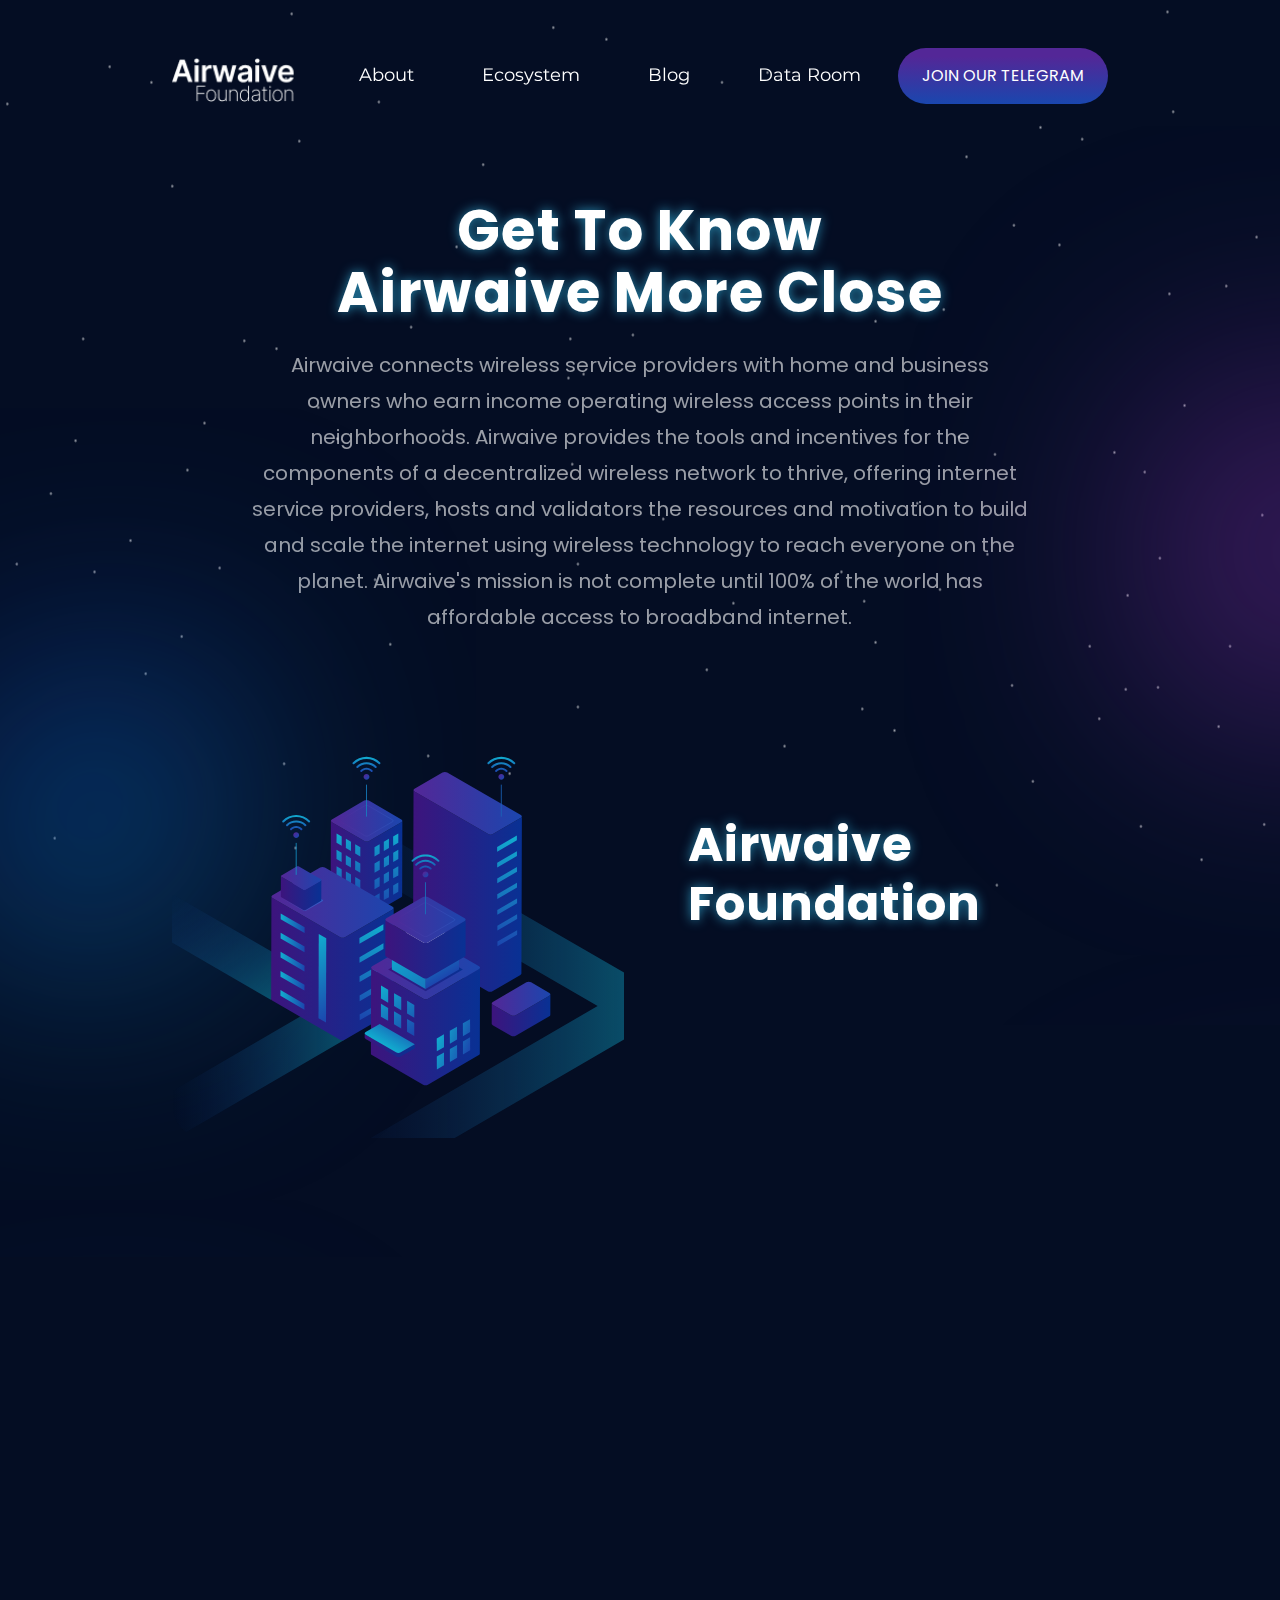
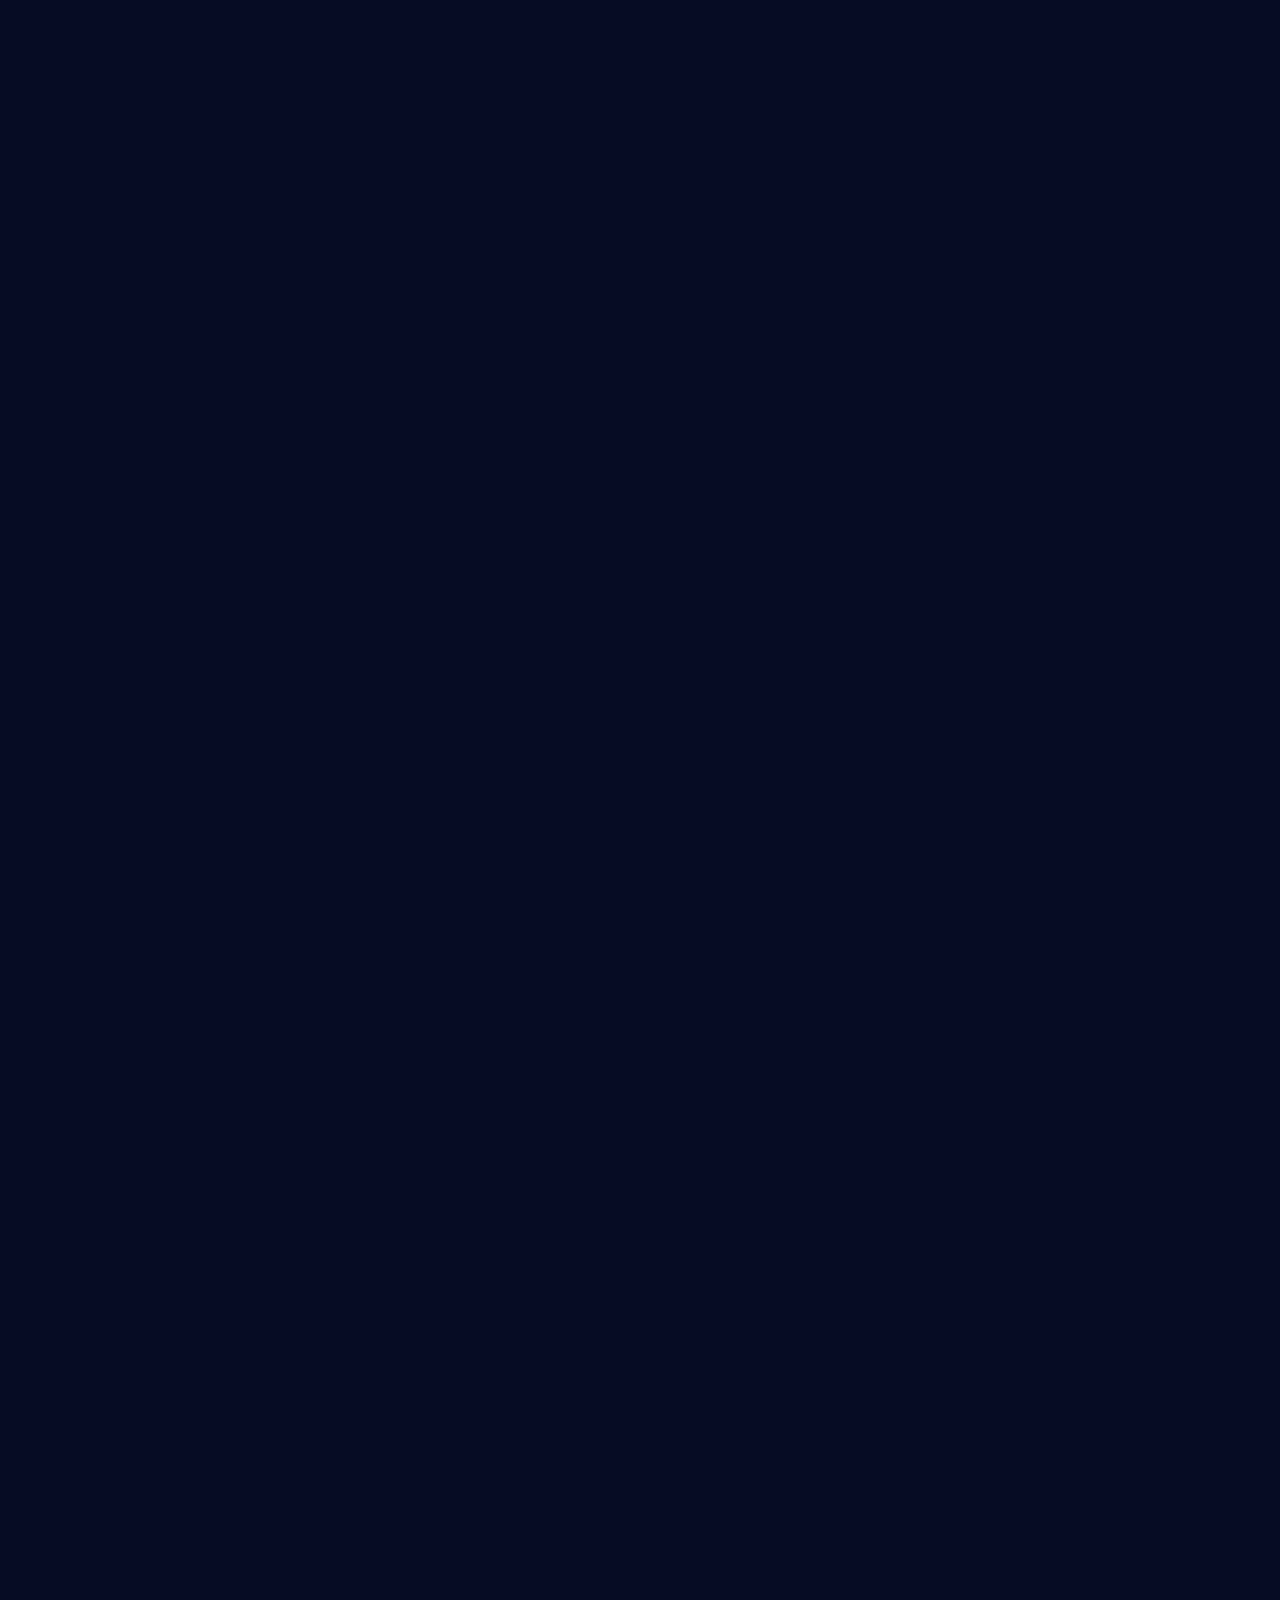
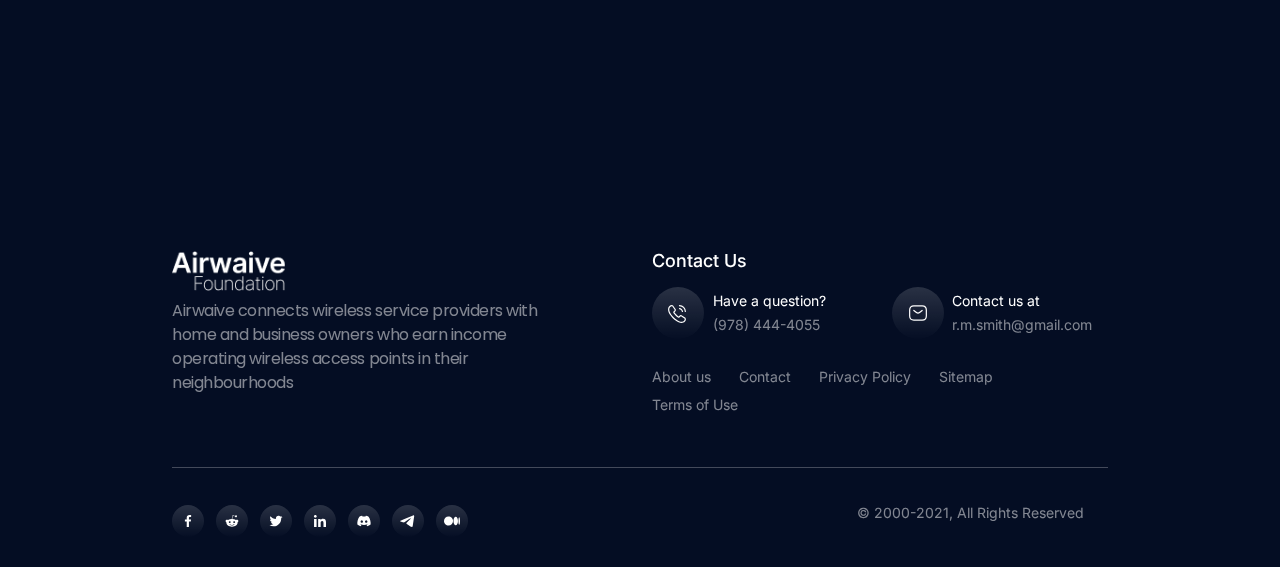
<file: about.html>
<html lang="en">
<head>
    <meta charset="UTF-8">
    <meta name="viewport" content="width=device-width, initial-scale=1.0, maximum-scale=1.0, user-scalable=0"/>
    <title>About | Airwaive</title>
    <link rel="icon" href="assets/img/fav.png" type="image/png" sizes="16x16"/>
    <link rel="preconnect" href="https://fonts.googleapis.com">
    <link rel="preconnect" href="https://fonts.gstatic.com" crossorigin>
    <link href="https://fonts.googleapis.com/css2?family=Inter:wght@400;600;800&family=Montserrat:wght@400;600;700&family=Poppins:wght@400;600&display=swap" rel="stylesheet">
    <link href="css/bootstrap.min.css" rel="stylesheet">
    <link rel="stylesheet" href="css/web.css"/>
    <link rel="stylesheet" href="css/utility.css"/>
    <link rel="stylesheet" href="css/aos.css"/>
    <link rel="stylesheet" href="css/owl.carousel.min.css"/>
    <link rel="stylesheet" href="css/owl.theme.default.min.css"/>
</head>
<body>
    <div class="position-relative overflow-hidden">
        <section id="home" class="pt-4 px-3 pt-lg-5 position-relative">
            <div class="container z-index-2 d-lg-none pt-lg-4">
               <div class="row text-white d-flex justify-content-center align-items-center">
                   <div class="col-6 col-sm-4">
                       <a href="index.html" class="fs-30 d-inline-block" data-aos="fade-up">
                           <img src="assets/img/logo.png" alt="" class="w-100">
                       </a>
                   </div>
                   <div class="col-6 col-sm-8 text-end">
                       <div class="nav-toggle cursor-pointer" data-aos="fade-up"></div>
                   </div>
               </div>
            </div>
            <div class="nav">
                <div class="w-100" data-aos="fade-up">
                    <div class="container">
                        <div class="row">
                            <div class="col-12 py-5 px-4 pe-5 text-end d-lg-none">
                                <div class="nav-close cursor-pointer"></div>
                            </div>
                            <div class="col-12 text-center text-lg-start">
                                <div class="d-lg-flex justify-content-between align-items-center">
                                    <a href="index.html" class="d-inline-block px-5 px-lg-0 pt-lg-2" data-aos="fade-up">
                                        <img src="assets/img/logo.png" class="w-100 w-lg-logo">
                                    </a>
                                    <ul class="pt-4 pt-lg-0 px-0 mb-0 menu-lg" data-aos="fade-up">
                                        <li class="py-3"><a href="about.html" class="d-inline-block fs-16 fs-lg-18 lh-110percent ff-inter px-lg-3 ff-montserrat">About</a></li>
                                        <li class="py-3"><a href="ecosystem.html" class="d-inline-block fs-16 fs-lg-18 lh-110percent ff-inter px-lg-3 ff-montserrat">Ecosystem</a></li>
                                        <li class="py-3"><a href="blog.html" class="d-inline-block fs-16 fs-lg-18 lh-110percent ff-inter px-lg-3 ff-montserrat">Blog</a></li>
                                        <li class="py-3"><a href="room.html" class="d-inline-block fs-16 fs-lg-18 lh-110percent ff-inter px-lg-3 ff-montserrat">Data Room</a></li>
                                    </ul>
                                    <a href="" class="btn-1 btn-lg-2 my-sm-4 my-lg-0 d-inline-block bg-gradient rounded-pill" data-aos="fade-up">
                                        JOIN OUR TELEGRAM
                                    </a>
                                </div>
                                </a>
                            </div>
                        </div>
                    </div>
                </div>
            </div>
            <div class="container">
                <div class="row mt-5 mt-lg-0">
                    <div class="col-lg-10 offset-lg-1">
                        <div class="fs-32 fs-sm-48 fs-lg-56 lh-110percent text-center fw-bold ls-2 text-shadow mt-4 mt-lg-5 pt-lg-5" data-aos="fade-up">Get To Know <br/> Airwaive More Close</div>
                        <div class="text-center fs-sm-16 lh-28 fs-lg-20 lh-lg-36 opacity-6 mt-4">
                            <div data-aos="fade-up">
                                Airwaive connects wireless service providers with home and business owners who earn income operating wireless access points in their neighborhoods. Airwaive provides the tools and incentives for the components of a decentralized wireless network to thrive, offering internet service providers, hosts and validators the resources and motivation to build and scale the internet using wireless technology to reach everyone on the planet. Airwaive's mission is not complete until 100% of the world has affordable access to broadband internet.
                            </div>
                        </div>
                    </div>
                </div>
            </div>
        </section>
        <section id="foundation" class="pt-4 px-3 spacer position-relative">
            <div class="container position-relative z-index-2">
                <div class="row">
                    <div class="col-12 col-lg-6 pe-lg-3" data-aos="fade-up">
                        <div class="fs-28 fs-sm-32 fw-bold ls-2 text-shadow mt-lg-5 pb-3 text-center d-lg-none" data-aos="fade-up">Airwaive<br/>Foundation</div>
                        <img src="assets/img/airwaive-foundation.svg" alt="" class="w-100">
                    </div>
                    <div class="col-lg-6 ps-lg-5">
                        <div class="fs-lg-48 fw-bold ls-2 text-shadow mt-lg-5 pt-lg-5 d-none d-lg-block" data-aos="fade-up">Airwaive<br/>Foundation</div>
                        <div class="fs-sm-16 lh-28 fs-lg-20 lh-lg-36 opacity-8 mt-lg-4 text-center text-lg-start">
                            <div data-aos="fade-up">The mission of the Airwaive Foundation is to decentralize the last mile Internet to provide connectivity and affordable options for broadband access</div>
                        </div>
                        <div class="mt-5 mt-lg-5 pt-lg-5 text-center text-lg-start" data-aos="fade-up">
                            <a href="#" class="d-lg-none btn-1 btn-lg-3 bg-gradient fs-lg-20 lh-110percent fw-semibold rounded-pill">LEARN MORE</a>
                        </div>
                    </div>
                </div>
            </div>
        </section>
        <div class="mesh mesh-hero" data-aos="zoom-in"></div>
        <div class="mesh mesh-trusted" data-aos="zoom-in"></div>
    </div>
    <div class="position-relative overflow-hidden">
        <section id="team" class="pt-4 px-3 spacer position-relative z-index-2">
            <div class="container">
                <div class="row mt-5 mt-lg-0">
                    <div class="col-lg-8 offset-lg-2 px-lg-2">
                        <div class="fs-32 fs-sm-48 fs-lg-56 lh-110percent text-center fw-bold ls-2 text-shadow" data-aos="fade-up">Meet With Our Team</div>
                        <div class="text-center fs-sm-16 lh-28 fs-lg-20 lh-lg-36 opacity-6 mt-lg-4">
                            <div data-aos="fade-up">
                                Meet our team who contribute together to make the best service for you and bring Airwaive to continue to grow for the better
                            </div>
                        </div>
                    </div>
                </div>
            </div>
            <div class="container-fluid container-in-lg px-0 position-relative z-index-2">
                <div class="row mt-5 d-none d-lg-flex team-person">
                    <div class="col-lg-4">
                        <div class="bg-box px-4 py-5 py-lg-4 py-xxl-5 rounded-24 rounded-lg-40 mb-5 text-center text-lg-start" data-aos="fade-up">
                            <img src="assets/img/team/team-1.png" alt="" class="w-64 h-64 w-lg-100px h-lg-100px rounded-circle d-inline-block">
                            <div class="fs-24 fs-lg-32 fw-semibold ff-inter mt-3">Jeff Yee</div>
                            <div class="fs-18 lh-28 lh-lg-36 fs-lg-24 opacity-8">Co-Founder & CEO<br/></div>
                            <div class="mt-4"> 
                                <a href="" class="d-inline-block me-2">
                                    <div class="d-inline-block bg-contact rounded-circle p-2">
                                        <div class="w-32">
                                            <img src="assets/img/icons/twitter-icon.svg" alt="" class="w-100">
                                        </div>
                                    </div>
                                </a>
                                <a href="" class="d-inline-block me-2">
                                    <div class="d-inline-block bg-contact rounded-circle p-2">
                                        <div class="w-32">
                                            <img src="assets/img/icons/linkedin-icon.svg" alt="" class="w-100">
                                        </div>
                                    </div>
                                </a>
                            </div>
                        </div>
                    </div>
                    <div class="col-lg-4">
                        <div class="bg-box px-4 py-5 py-lg-4 py-xxl-5 rounded-24 rounded-lg-40 mb-5 text-center text-lg-start" data-aos="fade-up">
                            <img src="assets/img/team/team-2.png" alt="" class="w-64 h-64 w-lg-100px h-lg-100px rounded-circle d-inline-block">
                            <div class="fs-24 fs-lg-32 fw-semibold ff-inter mt-3">Bin Zhu</div>
                            <div class="fs-18 lh-28 lh-lg-36 fs-lg-24 opacity-8">Co-Founder<br/></div>
                            <div class="mt-4"> 
                                <a href="" class="d-inline-block me-2">
                                    <div class="d-inline-block bg-contact rounded-circle p-2">
                                        <div class="w-32">
                                            <img src="assets/img/icons/twitter-icon.svg" alt="" class="w-100">
                                        </div>
                                    </div>
                                </a>
                                <a href="" class="d-inline-block me-2">
                                    <div class="d-inline-block bg-contact rounded-circle p-2">
                                        <div class="w-32">
                                            <img src="assets/img/icons/linkedin-icon.svg" alt="" class="w-100">
                                        </div>
                                    </div>
                                </a>
                            </div>
                        </div>
                    </div>
                    <div class="col-lg-4">
                        <div class="bg-box px-4 py-5 py-lg-4 py-xxl-5 rounded-24 rounded-lg-40 mb-5 text-center text-lg-start" data-aos="fade-up">
                            <img src="assets/img/team/team-2.png" alt="" class="w-64 h-64 w-lg-100px h-lg-100px rounded-circle d-inline-block">
                            <div class="fs-24 fs-lg-32 fw-semibold ff-inter mt-3">Laurent Meynier</div>
                            <div class="fs-18 lh-28 lh-lg-36 fs-lg-24 opacity-8">COO<br/></div>
                            <div class="mt-4"> 
                                <a href="" class="d-inline-block me-2">
                                    <div class="d-inline-block bg-contact rounded-circle p-2">
                                        <div class="w-32">
                                            <img src="assets/img/icons/twitter-icon.svg" alt="" class="w-100">
                                        </div>
                                    </div>
                                </a>
                                <a href="" class="d-inline-block me-2">
                                    <div class="d-inline-block bg-contact rounded-circle p-2">
                                        <div class="w-32">
                                            <img src="assets/img/icons/linkedin-icon.svg" alt="" class="w-100">
                                        </div>
                                    </div>
                                </a>
                            </div>
                        </div>
                    </div>
                    <div class="col-lg-4">
                        <div class="bg-box px-4 py-5 py-lg-4 py-xxl-5 rounded-24 rounded-lg-40 mb-5 text-center text-lg-start" data-aos="fade-up">
                            <img src="assets/img/team/team-4.png" alt="" class="w-64 h-64 w-lg-100px h-lg-100px rounded-circle d-inline-block">
                            <div class="fs-24 fs-lg-32 fw-semibold ff-inter mt-3">Beau Peters</div>
                            <div class="fs-18 lh-28 lh-lg-36 fs-lg-24 opacity-8">CSVP Strategy & <br/>Partnerships</div>
                            <div class="mt-4"> 
                                <a href="" class="d-inline-block me-2">
                                    <div class="d-inline-block bg-contact rounded-circle p-2">
                                        <div class="w-32">
                                            <img src="assets/img/icons/twitter-icon.svg" alt="" class="w-100">
                                        </div>
                                    </div>
                                </a>
                                <a href="" class="d-inline-block me-2">
                                    <div class="d-inline-block bg-contact rounded-circle p-2">
                                        <div class="w-32">
                                            <img src="assets/img/icons/linkedin-icon.svg" alt="" class="w-100">
                                        </div>
                                    </div>
                                </a>
                            </div>
                        </div>
                    </div>
                    <div class="col-lg-4">
                        <div class="bg-box px-4 py-5 py-lg-4 py-xxl-5 rounded-24 rounded-lg-40 mb-5 text-center text-lg-start" data-aos="fade-up">
                            <img src="assets/img/team/team-5.png" alt="" class="w-64 h-64 w-lg-100px h-lg-100px rounded-circle d-inline-block">
                            <div class="fs-24 fs-lg-32 fw-semibold ff-inter mt-3">Peter Shih</div>
                            <div class="fs-18 lh-28 lh-lg-36 fs-lg-24 opacity-8">VP Community & Biz Dev<br/><br/></div>
                            <div class="mt-4"> 
                                <a href="" class="d-inline-block me-2">
                                    <div class="d-inline-block bg-contact rounded-circle p-2">
                                        <div class="w-32">
                                            <img src="assets/img/icons/twitter-icon.svg" alt="" class="w-100">
                                        </div>
                                    </div>
                                </a>
                                <a href="" class="d-inline-block me-2">
                                    <div class="d-inline-block bg-contact rounded-circle p-2">
                                        <div class="w-32">
                                            <img src="assets/img/icons/linkedin-icon.svg" alt="" class="w-100">
                                        </div>
                                    </div>
                                </a>
                            </div>
                        </div>
                    </div>
                    <div class="col-lg-4">
                        <div class="bg-box px-4 py-5 py-lg-4 py-xxl-5 rounded-24 rounded-lg-40 mb-5 text-center text-lg-start" data-aos="fade-up">
                            <img src="assets/img/team/team-6.png" alt="" class="w-64 h-64 w-lg-100px h-lg-100px rounded-circle d-inline-block">
                            <div class="fs-24 fs-lg-32 fw-semibold ff-inter mt-3">Michael Mao</div>
                            <div class="fs-18 lh-28 lh-lg-36 fs-lg-24 opacity-8">Head of Product<br/><br/></div>
                            <div class="mt-4"> 
                                <a href="" class="d-inline-block me-2">
                                    <div class="d-inline-block bg-contact rounded-circle p-2">
                                        <div class="w-32">
                                            <img src="assets/img/icons/twitter-icon.svg" alt="" class="w-100">
                                        </div>
                                    </div>
                                </a>
                                <a href="" class="d-inline-block me-2">
                                    <div class="d-inline-block bg-contact rounded-circle p-2">
                                        <div class="w-32">
                                            <img src="assets/img/icons/linkedin-icon.svg" alt="" class="w-100">
                                        </div>
                                    </div>
                                </a>
                            </div>
                        </div>
                    </div>
                    <div class="col-lg-4">
                        <div class="bg-box px-4 py-5 py-lg-4 py-xxl-5 rounded-24 rounded-lg-40 mb-5 text-center text-lg-start" data-aos="fade-up">
                            <img src="assets/img/team/team-7.png" alt="" class="w-64 h-64 w-lg-100px h-lg-100px rounded-circle d-inline-block">
                            <div class="fs-24 fs-lg-32 fw-semibold ff-inter mt-3">Glenn Lurie</div>
                            <div class="fs-18 lh-28 lh-lg-36 fs-lg-24 opacity-8">Advisor Former<br/>CEO AT&T Mobility</div>
                            <div class="mt-4"> 
                                <a href="" class="d-inline-block me-2">
                                    <div class="d-inline-block bg-contact rounded-circle p-2">
                                        <div class="w-32">
                                            <img src="assets/img/icons/twitter-icon.svg" alt="" class="w-100">
                                        </div>
                                    </div>
                                </a>
                                <a href="" class="d-inline-block me-2">
                                    <div class="d-inline-block bg-contact rounded-circle p-2">
                                        <div class="w-32">
                                            <img src="assets/img/icons/linkedin-icon.svg" alt="" class="w-100">
                                        </div>
                                    </div>
                                </a>
                            </div>
                        </div>
                    </div>
                    <div class="col-lg-4">
                        <div class="bg-box px-4 py-5 py-lg-4 py-xxl-5 rounded-24 rounded-lg-40 mb-5 text-center text-lg-start" data-aos="fade-up">
                            <img src="assets/img/team/team-8.png" alt="" class="w-64 h-64 w-lg-100px h-lg-100px rounded-circle d-inline-block">
                            <div class="fs-24 fs-lg-32 fw-semibold ff-inter mt-3">Terrence Howard</div>
                            <div class="fs-18 lh-28 lh-lg-36 fs-lg-24 opacity-8">Actor Airwaive<br/>Ambassador</div>
                            <div class="mt-4"> 
                                <a href="" class="d-inline-block me-2">
                                    <div class="d-inline-block bg-contact rounded-circle p-2">
                                        <div class="w-32">
                                            <img src="assets/img/icons/twitter-icon.svg" alt="" class="w-100">
                                        </div>
                                    </div>
                                </a>
                                <a href="" class="d-inline-block me-2">
                                    <div class="d-inline-block bg-contact rounded-circle p-2">
                                        <div class="w-32">
                                            <img src="assets/img/icons/linkedin-icon.svg" alt="" class="w-100">
                                        </div>
                                    </div>
                                </a>
                            </div>
                        </div>
                    </div>
                </div>
                <div class="row mt-5 d-lg-none px-0 position-relative z-index-2">
                    <div class="col-12 px-0">
                        <div class="owl-carousel" id="team-carousel">
                            
                        </div>
                    </div>
                </div>
            </div>
        </section>
        <section id="contact" class="pt-4 px-3 spacer position-relative z-index-2">
            <form>
            <div class="container">
                <div class="row mt-5 mt-lg-0">
                    <div class="col-lg-6 pe-lg-4">
                        <div class="fs-28 fs-lg-48 fw-bold ls-2 text-shadow mt-lg-5 pt-lg-5 d-lg-block text-center text-lg-start" data-aos="fade-up">Contact Us</div>
                        <div class="fs-sm-16 fs-lg-20 opacity-6 mt-lg-4 text-center text-lg-start pb-lg-4">
                            <div data-aos="fade-up">The foundation is led by the team at Airwaive Inc, with headquarters in the San Francisco Bay Area</div>
                        </div>
                        <button class="btn-1 btn-lg-3 bg-gradient fs-14 fs-lg-16 lh-110percent fw-regular rounded-pill d-none d-lg-inline-block mt-lg-4 fw-semibold text-white" data-aos="fade-up">SEND</button>
                    </div>
                    <div class="col-lg-6 ps-lg-4 pt-4 pt-lg-0">
                        <div class="bg-contact-form rounded-32 rounded-lg-50 p-4 p-lg-5 position-relative z-index-2" data-aos="fade-up">
                            <input type="text" placeholder="Name" class="w-100 rounded-16 btn-2 form-lg-1 fs-lg-20 lh-110percent text-white ff-inter d-block d-lg-inline-block bg-input mb-3 mb-lg-4">
                            <input type="email" placeholder="Email Address" class="w-100 rounded-16 btn-2 form-lg-1 fs-lg-20 lh-110percent text-white ff-inter d-block d-lg-inline-block bg-input mb-3 mb-lg-4 mt-lg-2">
                            <textarea placeholder="Message" class="w-100 rounded-16 btn-2 form-lg-1 fs-lg-20 lh-110percent text-white ff-inter d-block d-lg-inline-block bg-input mb-3 mb-lg-4 mt-lg-2 h-200px h-lg-200"></textarea>
                        </div>
                        <div class="text-center d-lg-none mt-4">
                            <button class="btn-1 btn-lg-3 bg-gradient fs-14 fs-lg-16 lh-110percent fw-regular rounded-pill d-inline-block d-lg-none mt-lg-4 fw-semibold text-white" data-aos="fade-up">SEND</button>
                        </div>
                    </div>
                </div>
            </div>
            </form>
        </section>
        <section id="footer" class="pt-5 pt-lg-4 px-3 spacer mb-2 mb-lg-4 position-relative">
            <div class="container">
                <div class="row">
                    <div class="col-12 col-lg-5 col-xxl-4">
                        <div class="row">
                            <div class="col-5 pe-lg-3">
                                <img src="assets/img/logo.png" alt="" class="w-100">
                            </div>
                            <div class="col-lg-12 mt-2">
                                <div class="fs-14 fs-sm-16 opacity-5 ls-minus-3 lh-lg-24">Airwaive connects wireless service providers with home and business owners who earn income operating wireless access points in their neighbourhoods</div>
                            </div>
                        </div>
                    </div>
                    <div class="col-12 col-lg-6 col-xxl-5 offset-lg-1 offset-xxl-3 pt-5 pt-lg-0">
                        <div class="fs-18 ff-inter fw-medium">Contact Us</div>
                        <div class="row mt-3 ff-inter">
                            <div class="col-6 pe-0 pe-lg-2">
                                <div class="row d-flex align-items-center">
                                    <div class="col-3">
                                        <div class="bg-contact rounded-circle d-inline-block p-1 p-lg-3">
                                            <div class="w-lg-20">
                                                <img src="assets/img/icons/phone-icon.svg" alt="" class="w-100">
                                            </div>
                                        </div>
                                    </div>
                                    <div class="col-9 col-lg-8">
                                        <div class="fs-12 fs-lg-14 lh-lg-24">Have a question?</div>
                                        <div class="fs-12 fs-lg-14 lh-lg-24 opacity-5">(978) 444-4055</div>
                                    </div>
                                </div>
                            </div>
                            <div class="col-6">
                                <div class="row d-flex align-items-center">
                                    <div class="col-3">
                                        <div class="bg-contact rounded-circle d-inline-block p-1 p-lg-3">
                                            <div class="w-lg-20">
                                                <img src="assets/img/icons/email-icon.svg" alt="" class="w-100">
                                            </div>
                                        </div>
                                    </div>
                                    <div class="col-9">
                                        <div class="fs-12 fs-lg-14 lh-lg-24">Contact us at</div>
                                        <div class="fs-12 fs-lg-14 lh-lg-24 opacity-5 text-break">r.m.smith@gmail.com</div>
                                    </div>
                                </div>
                            </div>
                            <div class="col-12 pt-4">
                                <ul class="d-inline-block px-0">
                                    <li class="pe-4 opacity-5 fs-14 d-inline-block"><a href="">About us</a></li>
                                    <li class="pe-4 opacity-5 fs-14 d-inline-block"><a href="">Contact</a></li>
                                    <li class="pe-4 opacity-5 fs-14 d-inline-block"><a href="">Privacy Policy</a></li>
                                    <li class="pe-4 opacity-5 fs-14 d-inline-block"><a href="">Sitemap</a></li>
                                    <li class="pe-4 opacity-5 fs-14 d-inline-block"><a href="">Terms of Use</a></li>
                                </ul>
                            </div>
                        </div>
                    </div>
                </div>
                <div class="row">
                    <div class="col-12 mt-3">
                        <hr class="hr-footer"/>
                    </div>
                </div>
                <div class="row d-flex align-items-center">
                    <div class="col-12 col-lg-5 col-xxl-4 pt-3 text-center text-lg-start">
                        <a href="" class="d-inline-block me-2">
                            <div class="d-inline-block bg-contact rounded-circle p-2">
                                <div class="w-16">
                                    <img src="assets/img/icons/facebook-icon.svg" alt="" class="w-100">
                                </div>
                            </div>
                        </a>
                        <a href="" class="d-inline-block me-2">
                            <div class="d-inline-block bg-contact rounded-circle p-2">
                                <div class="w-16">
                                    <img src="assets/img/icons/reddit-icon.svg" alt="" class="w-100">
                                </div>
                            </div>
                        </a>
                        <a href="" class="d-inline-block me-2">
                            <div class="d-inline-block bg-contact rounded-circle p-2">
                                <div class="w-16">
                                    <img src="assets/img/icons/twitter-icon.svg" alt="" class="w-100">
                                </div>
                            </div>
                        </a>
                        <a href="" class="d-inline-block me-2">
                            <div class="d-inline-block bg-contact rounded-circle p-2">
                                <div class="w-16">
                                    <img src="assets/img/icons/linkedin-icon.svg" alt="" class="w-100">
                                </div>
                            </div>
                        </a>
                        <a href="" class="d-inline-block me-2">
                            <div class="d-inline-block bg-contact rounded-circle p-2">
                                <div class="w-16">
                                    <img src="assets/img/icons/discord-icon.svg" alt="" class="w-100">
                                </div>
                            </div>
                        </a>
                        <a href="" class="d-inline-block me-2">
                            <div class="d-inline-block bg-contact rounded-circle p-2">
                                <div class="w-16">
                                    <img src="assets/img/icons/telegram-icon.svg" alt="" class="w-100">
                                </div>
                            </div>
                        </a>
                        <a href="" class="d-inline-block me-2">
                            <div class="d-inline-block bg-contact rounded-circle p-2">
                                <div class="w-16">
                                    <img src="assets/img/icons/medium-icon.svg" alt="" class="w-100">
                                </div>
                            </div>
                        </a>
                    </div>
                    <div class="col-12 col-lg-6 col-xxl-5 offset-lg-1 offset-xxl-3 text-center text-lg-end my-3">
                    <div class="pe-4 opacity-5 fs-14 d-inline-block ff-inter">&copy; 2000-2021, All Rights Reserved</div>
                    </div>
                </div>
            </div>
        </section>
        <div class="mesh mesh-team" data-aos="zoom-in"></div>
        <div class="mesh mesh-team-2" data-aos="zoom-in"></div>
        <div class="mesh mesh-contact" data-aos="zoom-in"></div>
        <div class="mesh mesh-footer" data-aos="zoom-in"></div>
    </div>
    <div class="bg-star"></div>
    <div class="nav-overlay"></div>
    <script src="js/jquery-3.6.0.min.js"></script>
    <script src="js/popper.min.js"></script>
    <script src="js/bootstrap.min.js"></script>
    <script src="js/easing.js"></script>
    <script src="js/aos.js"></script>
    <script src="js/illustrations.js"></script>
    <script src="js/owl.carousel.min.js"></script>
    <script src="js/app.js"></script>
</body>
</html>
</file>
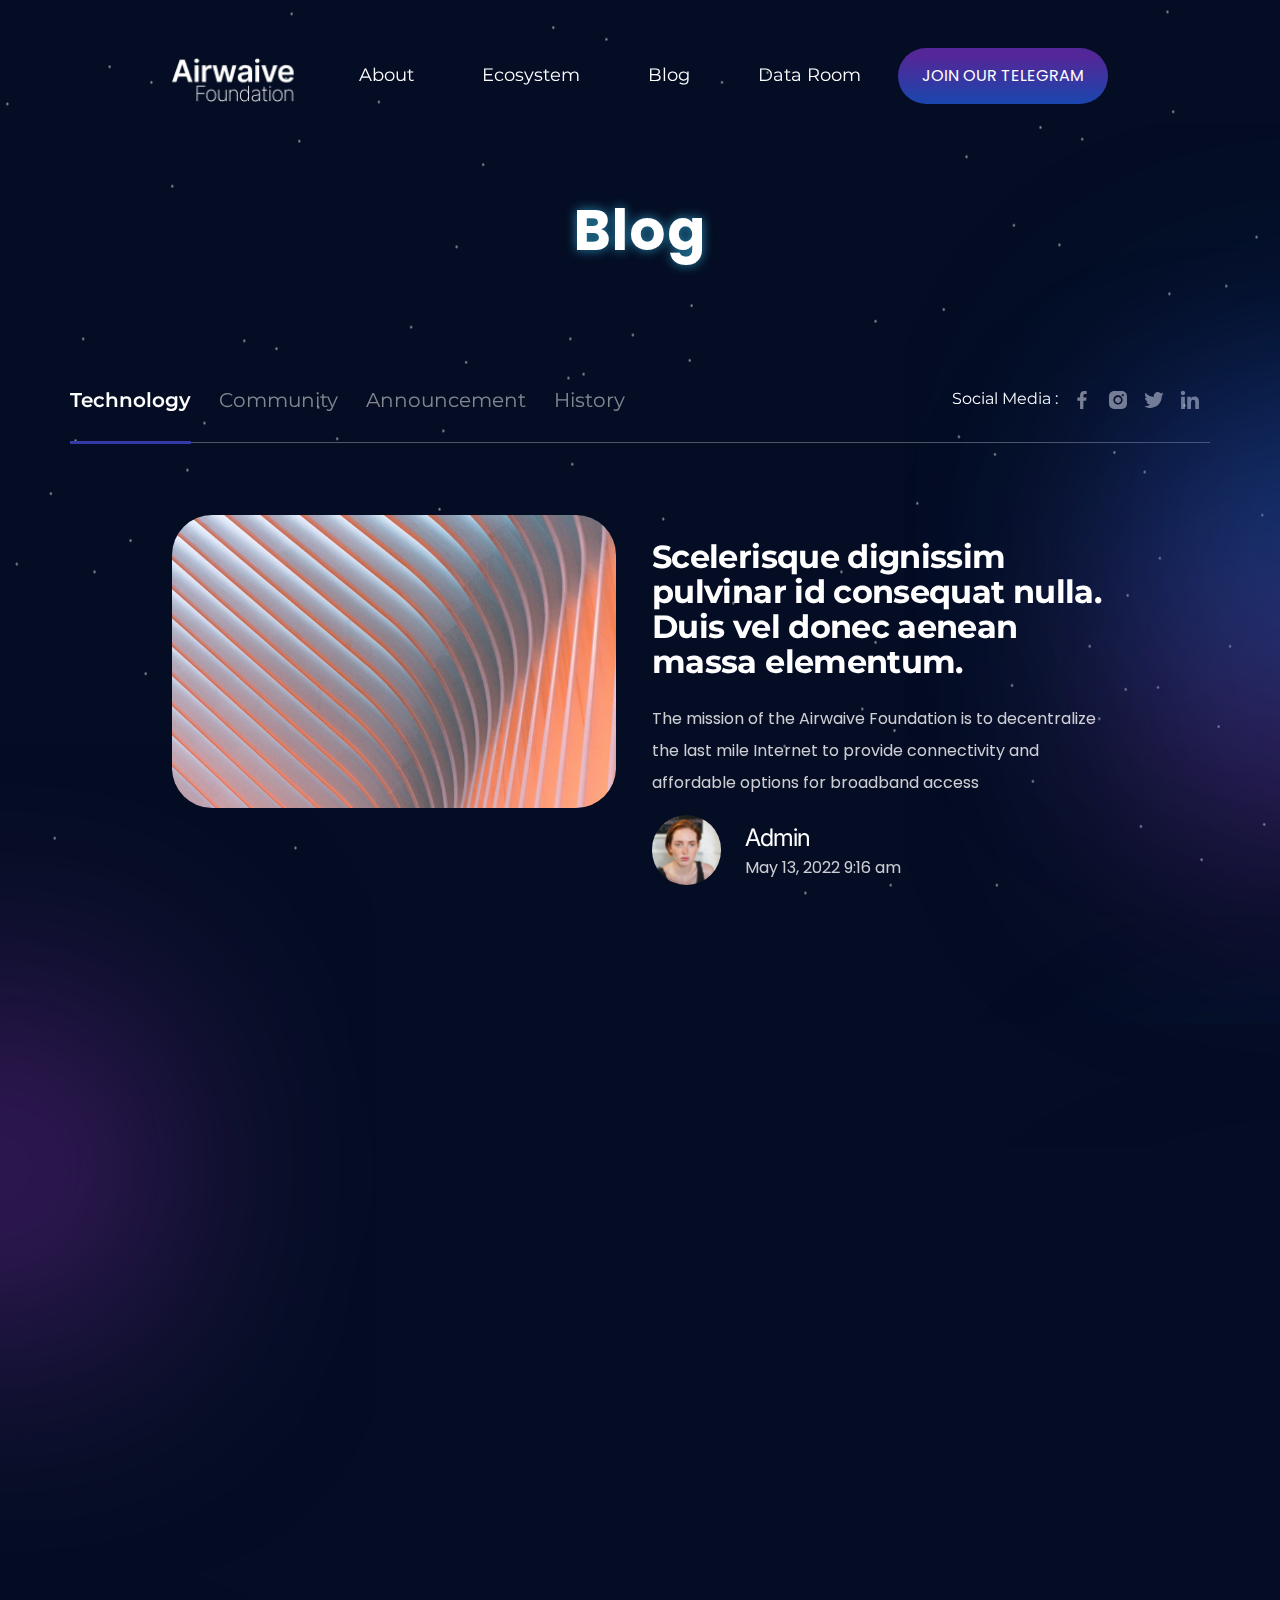
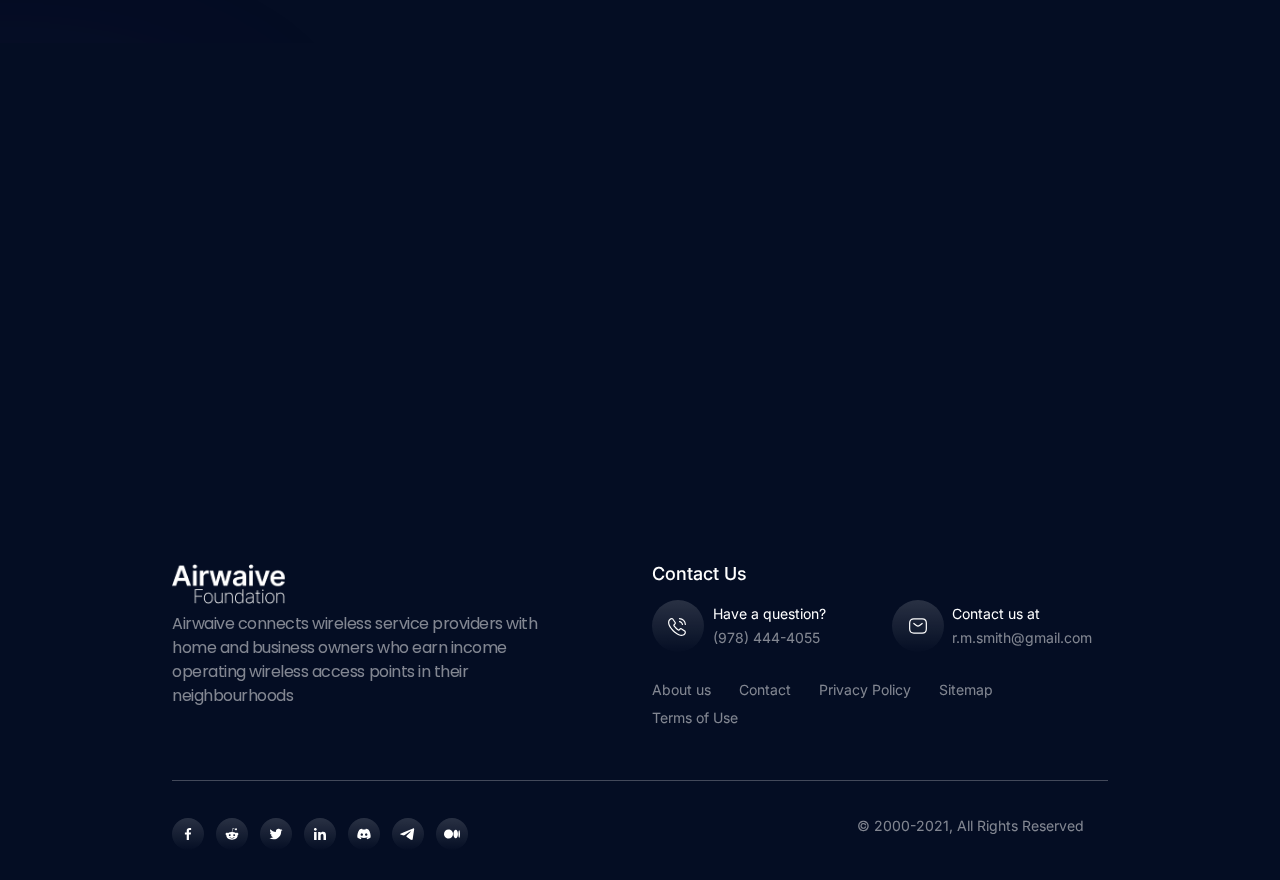
<file: blog.html>
<html lang="en">
<head>
    <meta charset="UTF-8">
    <meta name="viewport" content="width=device-width, initial-scale=1.0, maximum-scale=1.0, user-scalable=0"/>
    <title>Blog | Airwaive</title>
    <link rel="icon" href="assets/img/fav.png" type="image/png" sizes="16x16"/>
    <link rel="preconnect" href="https://fonts.googleapis.com">
    <link rel="preconnect" href="https://fonts.gstatic.com" crossorigin>
    <link href="https://fonts.googleapis.com/css2?family=Inter:wght@400;600;800&family=Montserrat:wght@400;600;700&family=Poppins:wght@400;600&display=swap" rel="stylesheet">
    <link href="css/bootstrap.min.css" rel="stylesheet">
    <link rel="stylesheet" href="css/web.css"/>
    <link rel="stylesheet" href="css/utility.css"/>
    <link rel="stylesheet" href="css/aos.css"/>
    <link rel="stylesheet" href="css/owl.carousel.min.css"/>
    <link rel="stylesheet" href="css/owl.theme.default.min.css"/>
</head>
<body>
    <div class="position-relative overflow-hidden">
        <section id="home" class="pt-4 px-3 pt-lg-5 position-relative">
            <div class="container z-index-2 d-lg-none pt-lg-4">
               <div class="row text-white d-flex justify-content-center align-items-center">
                   <div class="col-6 col-sm-4">
                       <a href="index.html" class="fs-30 d-inline-block" data-aos="fade-up">
                           <img src="assets/img/logo.png" alt="" class="w-100">
                       </a>
                   </div>
                   <div class="col-6 col-sm-8 text-end">
                       <div class="nav-toggle cursor-pointer" data-aos="fade-up"></div>
                   </div>
               </div>
            </div>
            <div class="nav">
                <div class="w-100" data-aos="fade-up">
                    <div class="container">
                        <div class="row">
                            <div class="col-12 py-5 px-4 pe-5 text-end d-lg-none">
                                <div class="nav-close cursor-pointer"></div>
                            </div>
                            <div class="col-12 text-center text-lg-start">
                                <div class="d-lg-flex justify-content-between align-items-center">
                                    <a href="index.html" class="d-inline-block px-5 px-lg-0 pt-lg-2" data-aos="fade-up">
                                        <img src="assets/img/logo.png" class="w-100 w-lg-logo">
                                    </a>
                                    <ul class="pt-4 pt-lg-0 px-0 mb-0 menu-lg" data-aos="fade-up">
                                        <li class="py-3"><a href="about.html" class="d-inline-block fs-16 fs-lg-18 lh-110percent ff-inter px-lg-3 ff-montserrat">About</a></li>
                                        <li class="py-3"><a href="ecosystem.html" class="d-inline-block fs-16 fs-lg-18 lh-110percent ff-inter px-lg-3 ff-montserrat">Ecosystem</a></li>
                                        <li class="py-3"><a href="blog.html" class="d-inline-block fs-16 fs-lg-18 lh-110percent ff-inter px-lg-3 ff-montserrat">Blog</a></li>
                                        <li class="py-3"><a href="room.html" class="d-inline-block fs-16 fs-lg-18 lh-110percent ff-inter px-lg-3 ff-montserrat">Data Room</a></li>
                                    </ul>
                                    <a href="" class="btn-1 btn-lg-2 my-sm-4 my-lg-0 d-inline-block bg-gradient rounded-pill" data-aos="fade-up">
                                        JOIN OUR TELEGRAM
                                    </a>
                                </div>
                                </a>
                            </div>
                        </div>
                    </div>
                </div>
            </div>
            <div class="container">
                <div class="row mt-5 mb-4 mb-lg-0 mt-lg-0">
                    <div class="col-lg-10 offset-lg-1">
                        <div class="fs-32 fs-sm-48 fs-lg-56 lh-110percent text-center fw-bold ls-2 text-shadow mt-4 mt-lg-5 pt-lg-5" data-aos="fade-up">Blog</div>
                    </div>
                </div>
            </div>
            <div class="container-fluid container-in-lg px-0">
                <div class="row mt-lg-5">
                    <div class="col-12 mt-lg-5 position-relative overflow-hidden">
                        <div class="tabulation py-3 py-lg-4 mb-4" data-aos="fade-up">
                            <div class="row d-flex align-items-center ff-montserrat">
                                <div class="col-8">
                                    <a href="" class="fs-lg-20 lh-lg-36 d-inline-block me-4 active">Technology</a>
                                    <a href="" class="fs-lg-20 lh-lg-36 d-inline-block me-4 opacity-5">Community</a>
                                    <a href="" class="fs-lg-20 lh-lg-36 d-inline-block me-4 opacity-5">Announcement</a>
                                    <a href="" class="fs-lg-20 lh-lg-36 d-inline-block me-4 opacity-5">History</a>
                                </div>
                                <div class="col-4 text-lg-end">
                                    <div class="d-inline-block me-2">Social Media :</div> 
                                    <div class="d-inline-block opacity-5">
                                        <a href="" class="d-inline-block me-2">
                                            <div class="w-24">
                                                <img src="assets/img/icons/facebook-icon.svg" alt="" class="w-100">
                                            </div>
                                        </a>
                                        <a href="" class="d-inline-block me-2">
                                            <div class="w-24">
                                                <img src="assets/img/icons/instagram-icon.svg" alt="" class="w-100">
                                            </div>
                                        </a>
                                        <a href="" class="d-inline-block me-2">
                                            <div class="w-24">
                                                <img src="assets/img/icons/twitter-icon.svg" alt="" class="w-100">
                                            </div>
                                        </a>
                                        <a href="" class="d-inline-block me-2">
                                            <div class="w-24">
                                                <img src="assets/img/icons/linkedin-icon.svg" alt="" class="w-100">
                                            </div>
                                        </a>
                                    </div>
                                </div>
                            </div>
                        </div>
                    </div>
                </div>
            </div>
            <div class="container position-relative z-index-2">
                <div class="row mt-lg-5 mb-4" data-aos="fade-up">
                    <div class="col-12 col-lg-6 col-xxl-7 pe-lg-4">
                        <img src="assets/img/blog/blog-1.png" alt="" class="w-100 rounded-20 rounded-lg-40">
                    </div>
                    <div class="col-12 col-lg-6 col-xxl-5 mt-4 mt-lg-0 mb-lg-5">
                        <div class="fs-20 fs-lg-32 lh-110percent fw-bold ff-montserrat ls-minus-2 mt-lg-4">Scelerisque dignissim pulvinar id consequat nulla. Duis vel donec aenean massa elementum.</div>
                        <div class="mt-4 lh-28 opacity-8 lh-lg-32">
                            <div>
                                The mission of the Airwaive Foundation is to decentralize the last mile Internet to provide connectivity and affordable options for broadband access
                            </div>
                        </div>
                        <div class="mt-3 mt-xxl-5">
                            <div class="row">
                                <div class="col-12 col-lg-7">
                                    <div class="row d-flex align-items-center">
                                        <div class="col-3 col-lg-4">
                                            <img src="assets/img/author/author-1.png" alt="" class="w-100 rounded-circle">
                                        </div>
                                        <div class="col-9 col-lg-8">
                                            <div class="ff-inter ff-semibold fs-lg-24 ls-minus-5">Admin</div>
                                            <div class="opacity-8">May 13, 2022 9:16 am</div>
                                        </div>
                                    </div>
                                </div>
                            </div>
                        </div>
                    </div>
                </div>
                <div class="row mt-lg-5">
                    <div class="col-lg-4 pb-5 mb-3" data-aos="fade-up">
                        <img src="assets/img/blog/blog-2.png" alt="" class="rounded-20 w-100 mb-4">
                        <div class="fw-bold ff-montserrat fs-lg-24 ls-minus-3 mb-3 fs-20">title</div>
                        <div class="fs-lg-14 opacity-8 lh-lg-28">
                            The mission of the Airwaive Foundation is to decentralize the last mile Internet to provide connectivity and affordable options for broadband access
                        </div>
                        <div class="row mt-lg-4">
                            <div class="col-lg-9">
                                <div class="row d-flex align-items-center mt-3 mt-lg-0">
                                    <div class="col-3">
                                        <img src="assets/img/author/author-2.png" alt="" class="w-100 rounded-circle">
                                    </div>
                                    <div class="col-9">
                                        <div class="ff-inter ff-semibold fs-lg-20 ls-minus-5">Admin</div>
                                        <div class="opacity-8 fs-lg-14">May 13, 2022 9:16 am</div>
                                    </div>
                                </div>
                            </div>
                        </div>
                    </div>
                    <div class="col-lg-4 pb-5 mb-3" data-aos="fade-up">
                        <img src="assets/img/blog/blog-3.png" alt="" class="rounded-20 w-100 mb-4">
                        <div class="fw-bold ff-montserrat fs-lg-24 ls-minus-3 mb-3 fs-20">title</div>
                        <div class="fs-lg-14 opacity-8 lh-lg-28">
                            The mission of the Airwaive Foundation is to decentralize the last mile Internet to provide connectivity and affordable options for broadband access
                        </div>
                        <div class="row mt-lg-4">
                            <div class="col-lg-9">
                                <div class="row d-flex align-items-center mt-3 mt-lg-0">
                                    <div class="col-3">
                                        <img src="assets/img/author/author-3.png" alt="" class="w-100 rounded-circle">
                                    </div>
                                    <div class="col-9">
                                        <div class="ff-inter ff-semibold fs-lg-20 ls-minus-5">Admin</div>
                                        <div class="opacity-8 fs-lg-14">May 13, 2022 9:16 am</div>
                                    </div>
                                </div>
                            </div>
                        </div>
                    </div>
                    <div class="col-lg-4 pb-5 mb-3" data-aos="fade-up">
                        <img src="assets/img/blog/blog-4.png" alt="" class="rounded-20 w-100 mb-4">
                        <div class="fw-bold ff-montserrat fs-lg-24 ls-minus-3 mb-3 fs-20">title</div>
                        <div class="fs-lg-14 opacity-8 lh-lg-28">
                            The mission of the Airwaive Foundation is to decentralize the last mile Internet to provide connectivity and affordable options for broadband access
                        </div>
                        <div class="row mt-lg-4">
                            <div class="col-lg-9">
                                <div class="row d-flex align-items-center mt-3 mt-lg-0">
                                    <div class="col-3">
                                        <img src="assets/img/author/author-4.png" alt="" class="w-100 rounded-circle">
                                    </div>
                                    <div class="col-9">
                                        <div class="ff-inter ff-semibold fs-lg-20 ls-minus-5">Admin</div>
                                        <div class="opacity-8 fs-lg-14">May 13, 2022 9:16 am</div>
                                    </div>
                                </div>
                            </div>
                        </div>
                    </div>
                    <div class="col-lg-4 pb-5 mb-3" data-aos="fade-up">
                        <img src="assets/img/blog/blog-5.png" alt="" class="rounded-20 w-100 mb-4">
                        <div class="fw-bold ff-montserrat fs-lg-24 ls-minus-3 mb-3 fs-20">title</div>
                        <div class="fs-lg-14 opacity-8 lh-lg-28">
                            The mission of the Airwaive Foundation is to decentralize the last mile Internet to provide connectivity and affordable options for broadband access
                        </div>
                        <div class="row mt-lg-4">
                            <div class="col-lg-9">
                                <div class="row d-flex align-items-center mt-3 mt-lg-0">
                                    <div class="col-3">
                                        <img src="assets/img/author/author-5.png" alt="" class="w-100 rounded-circle">
                                    </div>
                                    <div class="col-9">
                                        <div class="ff-inter ff-semibold fs-lg-20 ls-minus-5">Admin</div>
                                        <div class="opacity-8 fs-lg-14">May 13, 2022 9:16 am</div>
                                    </div>
                                </div>
                            </div>
                        </div>
                    </div>
                    <div class="col-lg-4 pb-5 mb-3" data-aos="fade-up">
                        <img src="assets/img/blog/blog-6.png" alt="" class="rounded-20 w-100 mb-4">
                        <div class="fw-bold ff-montserrat fs-lg-24 ls-minus-3 mb-3 fs-20">title</div>
                        <div class="fs-lg-14 opacity-8 lh-lg-28">
                            The mission of the Airwaive Foundation is to decentralize the last mile Internet to provide connectivity and affordable options for broadband access
                        </div>
                        <div class="row mt-lg-4">
                            <div class="col-lg-9">
                                <div class="row d-flex align-items-center mt-3 mt-lg-0">
                                    <div class="col-3">
                                        <img src="assets/img/author/author-6.png" alt="" class="w-100 rounded-circle">
                                    </div>
                                    <div class="col-9">
                                        <div class="ff-inter ff-semibold fs-lg-20 ls-minus-5">Admin</div>
                                        <div class="opacity-8 fs-lg-14">May 13, 2022 9:16 am</div>
                                    </div>
                                </div>
                            </div>
                        </div>
                    </div>
                    <div class="col-lg-4 pb-5 mb-3" data-aos="fade-up">
                        <img src="assets/img/blog/blog-7.png" alt="" class="rounded-20 w-100 mb-4">
                        <div class="fw-bold ff-montserrat fs-lg-24 ls-minus-3 mb-3 fs-20">title</div>
                        <div class="fs-lg-14 opacity-8 lh-lg-28">
                            The mission of the Airwaive Foundation is to decentralize the last mile Internet to provide connectivity and affordable options for broadband access
                        </div>
                        <div class="row mt-lg-4">
                            <div class="col-lg-9">
                                <div class="row d-flex align-items-center mt-3 mt-lg-0">
                                    <div class="col-3">
                                        <img src="assets/img/author/author-7.png" alt="" class="w-100 rounded-circle">
                                    </div>
                                    <div class="col-9">
                                        <div class="ff-inter ff-semibold fs-lg-20 ls-minus-5">Admin</div>
                                        <div class="opacity-8 fs-lg-14">May 13, 2022 9:16 am</div>
                                    </div>
                                </div>
                            </div>
                        </div>
                    </div>
                </div>
            </div>
        </section>
        <div class="mesh mesh-hero" data-aos="zoom-in"></div>
        <div class="mesh mesh-trusted" data-aos="zoom-in"></div>
        <section id="footer" class="pt-5 pt-lg-4 px-3 spacer mb-2 mb-lg-4 position-relative">
            <div class="container">
                <div class="row">
                    <div class="col-12 col-lg-5 col-xxl-4">
                        <div class="row">
                            <div class="col-5 pe-lg-3">
                                <img src="assets/img/logo.png" alt="" class="w-100">
                            </div>
                            <div class="col-lg-12 mt-2">
                                <div class="fs-14 fs-sm-16 opacity-5 ls-minus-3 lh-lg-24">Airwaive connects wireless service providers with home and business owners who earn income operating wireless access points in their neighbourhoods</div>
                            </div>
                        </div>
                    </div>
                    <div class="col-12 col-lg-6 col-xxl-5 offset-lg-1 offset-xxl-3 pt-5 pt-lg-0">
                        <div class="fs-18 ff-inter fw-medium">Contact Us</div>
                        <div class="row mt-3 ff-inter">
                            <div class="col-6 pe-0 pe-lg-2">
                                <div class="row d-flex align-items-center">
                                    <div class="col-3">
                                        <div class="bg-contact rounded-circle d-inline-block p-1 p-lg-3">
                                            <div class="w-lg-20">
                                                <img src="assets/img/icons/phone-icon.svg" alt="" class="w-100">
                                            </div>
                                        </div>
                                    </div>
                                    <div class="col-9 col-lg-8">
                                        <div class="fs-12 fs-lg-14 lh-lg-24">Have a question?</div>
                                        <div class="fs-12 fs-lg-14 lh-lg-24 opacity-5">(978) 444-4055</div>
                                    </div>
                                </div>
                            </div>
                            <div class="col-6">
                                <div class="row d-flex align-items-center">
                                    <div class="col-3">
                                        <div class="bg-contact rounded-circle d-inline-block p-1 p-lg-3">
                                            <div class="w-lg-20">
                                                <img src="assets/img/icons/email-icon.svg" alt="" class="w-100">
                                            </div>
                                        </div>
                                    </div>
                                    <div class="col-9">
                                        <div class="fs-12 fs-lg-14 lh-lg-24">Contact us at</div>
                                        <div class="fs-12 fs-lg-14 lh-lg-24 opacity-5 text-break">r.m.smith@gmail.com</div>
                                    </div>
                                </div>
                            </div>
                            <div class="col-12 pt-4">
                                <ul class="d-inline-block px-0">
                                    <li class="pe-4 opacity-5 fs-14 d-inline-block"><a href="">About us</a></li>
                                    <li class="pe-4 opacity-5 fs-14 d-inline-block"><a href="">Contact</a></li>
                                    <li class="pe-4 opacity-5 fs-14 d-inline-block"><a href="">Privacy Policy</a></li>
                                    <li class="pe-4 opacity-5 fs-14 d-inline-block"><a href="">Sitemap</a></li>
                                    <li class="pe-4 opacity-5 fs-14 d-inline-block"><a href="">Terms of Use</a></li>
                                </ul>
                            </div>
                        </div>
                    </div>
                </div>
                <div class="row">
                    <div class="col-12 mt-3">
                        <hr class="hr-footer"/>
                    </div>
                </div>
                <div class="row d-flex align-items-center">
                    <div class="col-12 col-lg-5 col-xxl-4 pt-3 text-center text-lg-start">
                        <a href="" class="d-inline-block me-2">
                            <div class="d-inline-block bg-contact rounded-circle p-2">
                                <div class="w-16">
                                    <img src="assets/img/icons/facebook-icon.svg" alt="" class="w-100">
                                </div>
                            </div>
                        </a>
                        <a href="" class="d-inline-block me-2">
                            <div class="d-inline-block bg-contact rounded-circle p-2">
                                <div class="w-16">
                                    <img src="assets/img/icons/reddit-icon.svg" alt="" class="w-100">
                                </div>
                            </div>
                        </a>
                        <a href="" class="d-inline-block me-2">
                            <div class="d-inline-block bg-contact rounded-circle p-2">
                                <div class="w-16">
                                    <img src="assets/img/icons/twitter-icon.svg" alt="" class="w-100">
                                </div>
                            </div>
                        </a>
                        <a href="" class="d-inline-block me-2">
                            <div class="d-inline-block bg-contact rounded-circle p-2">
                                <div class="w-16">
                                    <img src="assets/img/icons/linkedin-icon.svg" alt="" class="w-100">
                                </div>
                            </div>
                        </a>
                        <a href="" class="d-inline-block me-2">
                            <div class="d-inline-block bg-contact rounded-circle p-2">
                                <div class="w-16">
                                    <img src="assets/img/icons/discord-icon.svg" alt="" class="w-100">
                                </div>
                            </div>
                        </a>
                        <a href="" class="d-inline-block me-2">
                            <div class="d-inline-block bg-contact rounded-circle p-2">
                                <div class="w-16">
                                    <img src="assets/img/icons/telegram-icon.svg" alt="" class="w-100">
                                </div>
                            </div>
                        </a>
                        <a href="" class="d-inline-block me-2">
                            <div class="d-inline-block bg-contact rounded-circle p-2">
                                <div class="w-16">
                                    <img src="assets/img/icons/medium-icon.svg" alt="" class="w-100">
                                </div>
                            </div>
                        </a>
                    </div>
                    <div class="col-12 col-lg-6 col-xxl-5 offset-lg-1 offset-xxl-3 text-center text-lg-end my-3">
                    <div class="pe-4 opacity-5 fs-14 d-inline-block ff-inter">&copy; 2000-2021, All Rights Reserved</div>
                    </div>
                </div>
            </div>
        </section>
        <div class="mesh mesh-team" data-aos="zoom-in"></div>
        <div class="mesh mesh-team-2" data-aos="zoom-in"></div>
        <div class="mesh mesh-contact" data-aos="zoom-in"></div>
        <div class="mesh mesh-footer" data-aos="zoom-in"></div>
    </div>
    <div class="bg-star"></div>
    <div class="nav-overlay"></div>
    <script src="js/jquery-3.6.0.min.js"></script>
    <script src="js/popper.min.js"></script>
    <script src="js/bootstrap.min.js"></script>
    <script src="js/easing.js"></script>
    <script src="js/aos.js"></script>
    <script src="js/illustrations.js"></script>
    <script src="js/owl.carousel.min.js"></script>
    <script src="js/app.js"></script>
</body>
</html>
</file>
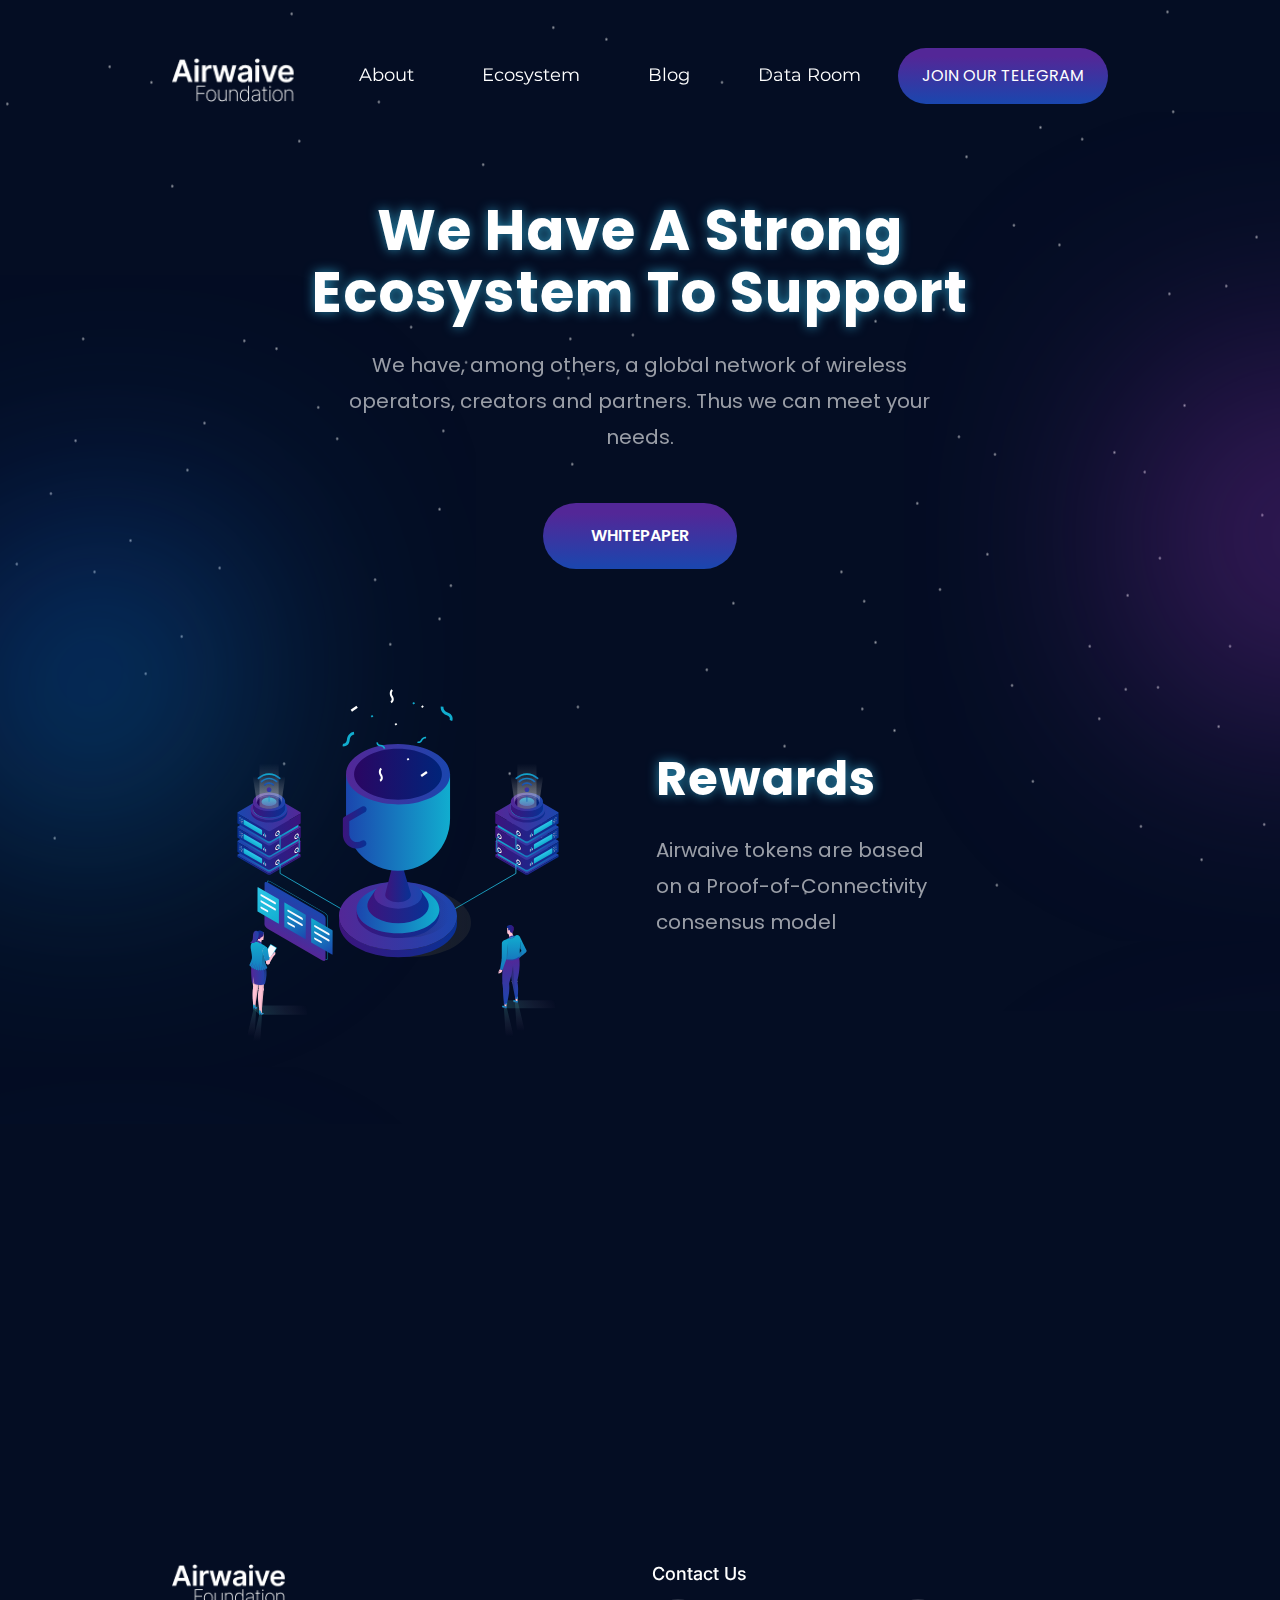
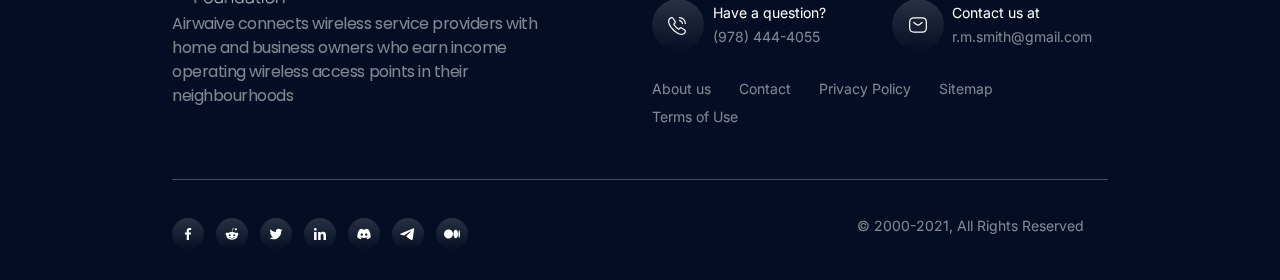
<file: ecosystem.html>
<html lang="en">
<head>
    <meta charset="UTF-8">
    <meta name="viewport" content="width=device-width, initial-scale=1.0, maximum-scale=1.0, user-scalable=0"/>
    <title>Ecosystem | Airwaive</title>
    <link rel="icon" href="assets/img/fav.png" type="image/png" sizes="16x16"/>
    <link rel="preconnect" href="https://fonts.googleapis.com">
    <link rel="preconnect" href="https://fonts.gstatic.com" crossorigin>
    <link href="https://fonts.googleapis.com/css2?family=Inter:wght@400;600;800&family=Montserrat:wght@400;600;700&family=Poppins:wght@400;600&display=swap" rel="stylesheet">
    <link href="css/bootstrap.min.css" rel="stylesheet">
    <link rel="stylesheet" href="css/web.css"/>
    <link rel="stylesheet" href="css/utility.css"/>
    <link rel="stylesheet" href="css/aos.css"/>
    <link rel="stylesheet" href="css/owl.carousel.min.css"/>
    <link rel="stylesheet" href="css/owl.theme.default.min.css"/>
</head>
<body>
    <div class="position-relative overflow-hidden">
        <section id="home" class="pt-4 px-3 pt-lg-5 position-relative">
            <div class="container z-index-2 d-lg-none pt-lg-4">
               <div class="row text-white d-flex justify-content-center align-items-center">
                   <div class="col-6 col-sm-4">
                       <a href="index.html" class="fs-30 d-inline-block" data-aos="fade-up">
                           <img src="assets/img/logo.png" alt="" class="w-100">
                       </a>
                   </div>
                   <div class="col-6 col-sm-8 text-end">
                       <div class="nav-toggle cursor-pointer" data-aos="fade-up"></div>
                   </div>
               </div>
            </div>
            <div class="nav">
                <div class="w-100" data-aos="fade-up">
                    <div class="container">
                        <div class="row">
                            <div class="col-12 py-5 px-4 pe-5 text-end d-lg-none">
                                <div class="nav-close cursor-pointer"></div>
                            </div>
                            <div class="col-12 text-center text-lg-start">
                                <div class="d-lg-flex justify-content-between align-items-center">
                                    <a href="index.html" class="d-inline-block px-5 px-lg-0 pt-lg-2" data-aos="fade-up">
                                        <img src="assets/img/logo.png" class="w-100 w-lg-logo">
                                    </a>
                                    <ul class="pt-4 pt-lg-0 px-0 mb-0 menu-lg" data-aos="fade-up">
                                        <li class="py-3"><a href="about.html" class="d-inline-block fs-16 fs-lg-18 lh-110percent ff-inter px-lg-3 ff-montserrat">About</a></li>
                                        <li class="py-3"><a href="ecosystem.html" class="d-inline-block fs-16 fs-lg-18 lh-110percent ff-inter px-lg-3 ff-montserrat">Ecosystem</a></li>
                                        <li class="py-3"><a href="blog.html" class="d-inline-block fs-16 fs-lg-18 lh-110percent ff-inter px-lg-3 ff-montserrat">Blog</a></li>
                                        <li class="py-3"><a href="room.html" class="d-inline-block fs-16 fs-lg-18 lh-110percent ff-inter px-lg-3 ff-montserrat">Data Room</a></li>
                                    </ul>
                                    <a href="" class="btn-1 btn-lg-2 my-sm-4 my-lg-0 d-inline-block bg-gradient rounded-pill" data-aos="fade-up">
                                        JOIN OUR TELEGRAM
                                    </a>
                                </div>
                                </a>
                            </div>
                        </div>
                    </div>
                </div>
            </div>
            <div class="container">
                <div class="row mt-5 mt-lg-0">
                    <div class="col-lg-10 offset-lg-1">
                        <div class="fs-32 fs-sm-48 fs-lg-56 lh-110percent text-center fw-bold ls-2 text-shadow mt-4 mt-lg-5 pt-lg-5" data-aos="fade-up">We Have A Strong<br/>Ecosystem To Support </div>
                        <div class="text-center fs-14 lh-28 lh-lg-36 fs-sm-16 fs-lg-20 opacity-6 mt-3 mt-lg-4 px-lg-5">
                            <div data-aos="fade-up" class="px-lg-5">
                                We have, among others, a global network of wireless operators, creators and partners. Thus we can meet your needs.
                            </div>
                        </div>
                        <div class="mt-3 mt-lg-4 text-center">
                            <a href="" class="btn-1 btn-lg-3 bg-gradient fs-14 fs-lg-16 lh-110percent fw-regular rounded-pill d-inline-block mt-lg-4 fw-semibold text-white" data-aos="fade-up">WHITEPAPER</a>
                        </div>
                    </div>
                </div>
            </div>
        </section>
        <section id="rewards" class="pt-4 px-3 spacer position-relative">
            <div class="container position-relative z-index-2">
                <div class="row">
                    <div class="col-12 col-lg-6 col-xxl-5 offset-xxl-1 pe-lg-3" data-aos="fade-up">
                        <div class="fs-28 fs-sm-32 fw-bold ls-2 text-shadow mt-lg-5 pb-3 text-center d-lg-none" data-aos="fade-up">Rewards</div>
                        <img src="assets/img/rewards.svg" alt="" class="w-100">
                    </div>
                    <div class="col-lg-4 ps-lg-3">
                        <div class="fs-lg-48 fw-bold ls-2 text-shadow mt-lg-5 pt-lg-5 d-none d-lg-block" data-aos="fade-up">Rewards</div>
                        <div class="fs-sm-16 fs-lg-20 opacity-6 mt-lg-4 text-center text-lg-start">
                            <div data-aos="fade-up">Airwaive tokens are based on a Proof-of-Connectivity consensus model</div>
                        </div>
                        <div class="mt-3 mt-lg-4 text-center text-lg-start">
                            <a href="" class="btn-1 btn-lg-3 bg-gradient fs-14 fs-lg-16 lh-110percent fw-regular rounded-pill d-inline-block mt-lg-4 fw-semibold text-white" data-aos="fade-up">TOKENOMICS</a>
                        </div>
                    </div>
                </div>
            </div>
        </section>
        <div class="mesh mesh-hero" data-aos="zoom-in"></div>
        <div class="mesh mesh-trusted" data-aos="zoom-in"></div>
    </div>
    <div class="position-relative overflow-hidden">
        <section id="rewards" class="pt-4 px-3 spacer position-relative">
            <div class="container position-relative z-index-2">
                <div class="row">
                    <div class="col-12 col-lg-5 pe-lg-3" data-aos="fade-up">
                        <div class="fs-28 fs-sm-32 fw-bold ls-2 text-shadow mt-lg-5 pb-3 text-center d-lg-none" data-aos="fade-up">The Best Solution For Network</div>
                        <div class="fs-sm-16 fs-lg-20 opacity-6 mt-lg-4 text-center text-lg-start">
                            <div data-aos="fade-up">Network creators and operators are the<br class="d-none d-xxl-inline-block"/>foundation of our movement</div>
                        </div>
                        <div class="mt-3 mt-lg-4 text-center text-lg-start d-none d-lg-block">
                            <a href="" class="btn-1 btn-lg-3 bg-gradient fs-14 fs-lg-16 lh-110percent fw-regular rounded-pill d-inline-block mt-lg-4 fw-semibold text-white" data-aos="fade-up">JOIN</a>
                        </div>
                    </div>
                    <div class="col-12 col-lg-6 offset-lg-1 ps-lg-3 pt-5 pt-lg-0">
                        <div class="row">
                            <div class="col-6">
                                <div class="bg-box px-4 py-5 py-lg-4 py-xxl-5 rounded-24 rounded-lg-40 mb-5 text-center" data-aos="fade-up">
                                    <div class="fs-48 fs-lg-80 ls-minus-5 fw-extrabold ff-inter text-gradient mt-lg-4">42+</div>
                                    <div class="mt-1 fw-extrabold ff-inter fs-lg-20 mb-lg-4">Operators</div>
                                </div>
                            </div>
                            <div class="col-6">
                                <div class="bg-box px-4 py-5 py-lg-4 py-xxl-5 rounded-24 rounded-lg-40 mb-5 text-center" data-aos="fade-up">
                                    <div class="fs-48 fs-lg-80 ls-minus-5 fw-extrabold ff-inter text-gradient mt-lg-4">6M+</div>
                                    <div class="mt-1 fw-extrabold ff-inter fs-lg-20 mb-lg-4">Host Locations</div>
                                </div>
                            </div>
                        </div>
                        <div class="text-center text-lg-start d-lg-none">
                            <a href="" class="btn-1 btn-lg-3 bg-gradient fs-14 fs-lg-16 lh-110percent fw-regular rounded-pill d-inline-block mt-lg-4 fw-semibold text-white">JOIN</a>
                        </div>
                    </div>
                </div>
            </div>
        </section>
        <section id="footer" class="pt-5 pt-lg-4 px-3 spacer mb-2 mb-lg-4 position-relative">
            <div class="container">
                <div class="row">
                    <div class="col-12 col-lg-5 col-xxl-4">
                        <div class="row">
                            <div class="col-5 pe-lg-3">
                                <img src="assets/img/logo.png" alt="" class="w-100">
                            </div>
                            <div class="col-lg-12 mt-2">
                                <div class="fs-14 fs-sm-16 opacity-5 ls-minus-3 lh-lg-24">Airwaive connects wireless service providers with home and business owners who earn income operating wireless access points in their neighbourhoods</div>
                            </div>
                        </div>
                    </div>
                    <div class="col-12 col-lg-6 col-xxl-5 offset-lg-1 offset-xxl-3 pt-5 pt-lg-0">
                        <div class="fs-18 ff-inter fw-medium">Contact Us</div>
                        <div class="row mt-3 ff-inter">
                            <div class="col-6 pe-0 pe-lg-2">
                                <div class="row d-flex align-items-center">
                                    <div class="col-3">
                                        <div class="bg-contact rounded-circle d-inline-block p-1 p-lg-3">
                                            <div class="w-lg-20">
                                                <img src="assets/img/icons/phone-icon.svg" alt="" class="w-100">
                                            </div>
                                        </div>
                                    </div>
                                    <div class="col-9 col-lg-8">
                                        <div class="fs-12 fs-lg-14 lh-lg-24">Have a question?</div>
                                        <div class="fs-12 fs-lg-14 lh-lg-24 opacity-5">(978) 444-4055</div>
                                    </div>
                                </div>
                            </div>
                            <div class="col-6">
                                <div class="row d-flex align-items-center">
                                    <div class="col-3">
                                        <div class="bg-contact rounded-circle d-inline-block p-1 p-lg-3">
                                            <div class="w-lg-20">
                                                <img src="assets/img/icons/email-icon.svg" alt="" class="w-100">
                                            </div>
                                        </div>
                                    </div>
                                    <div class="col-9">
                                        <div class="fs-12 fs-lg-14 lh-lg-24">Contact us at</div>
                                        <div class="fs-12 fs-lg-14 lh-lg-24 opacity-5 text-break">r.m.smith@gmail.com</div>
                                    </div>
                                </div>
                            </div>
                            <div class="col-12 pt-4">
                                <ul class="d-inline-block px-0">
                                    <li class="pe-4 opacity-5 fs-14 d-inline-block"><a href="">About us</a></li>
                                    <li class="pe-4 opacity-5 fs-14 d-inline-block"><a href="">Contact</a></li>
                                    <li class="pe-4 opacity-5 fs-14 d-inline-block"><a href="">Privacy Policy</a></li>
                                    <li class="pe-4 opacity-5 fs-14 d-inline-block"><a href="">Sitemap</a></li>
                                    <li class="pe-4 opacity-5 fs-14 d-inline-block"><a href="">Terms of Use</a></li>
                                </ul>
                            </div>
                        </div>
                    </div>
                </div>
                <div class="row">
                    <div class="col-12 mt-3">
                        <hr class="hr-footer"/>
                    </div>
                </div>
                <div class="row d-flex align-items-center">
                    <div class="col-12 col-lg-5 col-xxl-4 pt-3 text-center text-lg-start">
                        <a href="" class="d-inline-block me-2">
                            <div class="d-inline-block bg-contact rounded-circle p-2">
                                <div class="w-16">
                                    <img src="assets/img/icons/facebook-icon.svg" alt="" class="w-100">
                                </div>
                            </div>
                        </a>
                        <a href="" class="d-inline-block me-2">
                            <div class="d-inline-block bg-contact rounded-circle p-2">
                                <div class="w-16">
                                    <img src="assets/img/icons/reddit-icon.svg" alt="" class="w-100">
                                </div>
                            </div>
                        </a>
                        <a href="" class="d-inline-block me-2">
                            <div class="d-inline-block bg-contact rounded-circle p-2">
                                <div class="w-16">
                                    <img src="assets/img/icons/twitter-icon.svg" alt="" class="w-100">
                                </div>
                            </div>
                        </a>
                        <a href="" class="d-inline-block me-2">
                            <div class="d-inline-block bg-contact rounded-circle p-2">
                                <div class="w-16">
                                    <img src="assets/img/icons/linkedin-icon.svg" alt="" class="w-100">
                                </div>
                            </div>
                        </a>
                        <a href="" class="d-inline-block me-2">
                            <div class="d-inline-block bg-contact rounded-circle p-2">
                                <div class="w-16">
                                    <img src="assets/img/icons/discord-icon.svg" alt="" class="w-100">
                                </div>
                            </div>
                        </a>
                        <a href="" class="d-inline-block me-2">
                            <div class="d-inline-block bg-contact rounded-circle p-2">
                                <div class="w-16">
                                    <img src="assets/img/icons/telegram-icon.svg" alt="" class="w-100">
                                </div>
                            </div>
                        </a>
                        <a href="" class="d-inline-block me-2">
                            <div class="d-inline-block bg-contact rounded-circle p-2">
                                <div class="w-16">
                                    <img src="assets/img/icons/medium-icon.svg" alt="" class="w-100">
                                </div>
                            </div>
                        </a>
                    </div>
                    <div class="col-12 col-lg-6 col-xxl-5 offset-lg-1 offset-xxl-3 text-center text-lg-end my-3">
                    <div class="pe-4 opacity-5 fs-14 d-inline-block ff-inter">&copy; 2000-2021, All Rights Reserved</div>
                    </div>
                </div>
            </div>
        </section>
        <div class="mesh mesh-team" data-aos="zoom-in"></div>
        <div class="mesh mesh-team-2" data-aos="zoom-in"></div>
        <div class="mesh mesh-contact" data-aos="zoom-in"></div>
        <div class="mesh mesh-footer" data-aos="zoom-in"></div>
    </div>
    <div class="bg-star"></div>
    <div class="nav-overlay"></div>
    <script src="js/jquery-3.6.0.min.js"></script>
    <script src="js/popper.min.js"></script>
    <script src="js/bootstrap.min.js"></script>
    <script src="js/easing.js"></script>
    <script src="js/aos.js"></script>
    <script src="js/illustrations.js"></script>
    <script src="js/owl.carousel.min.js"></script>
    <script src="js/app.js"></script>
</body>
</html>
</file>
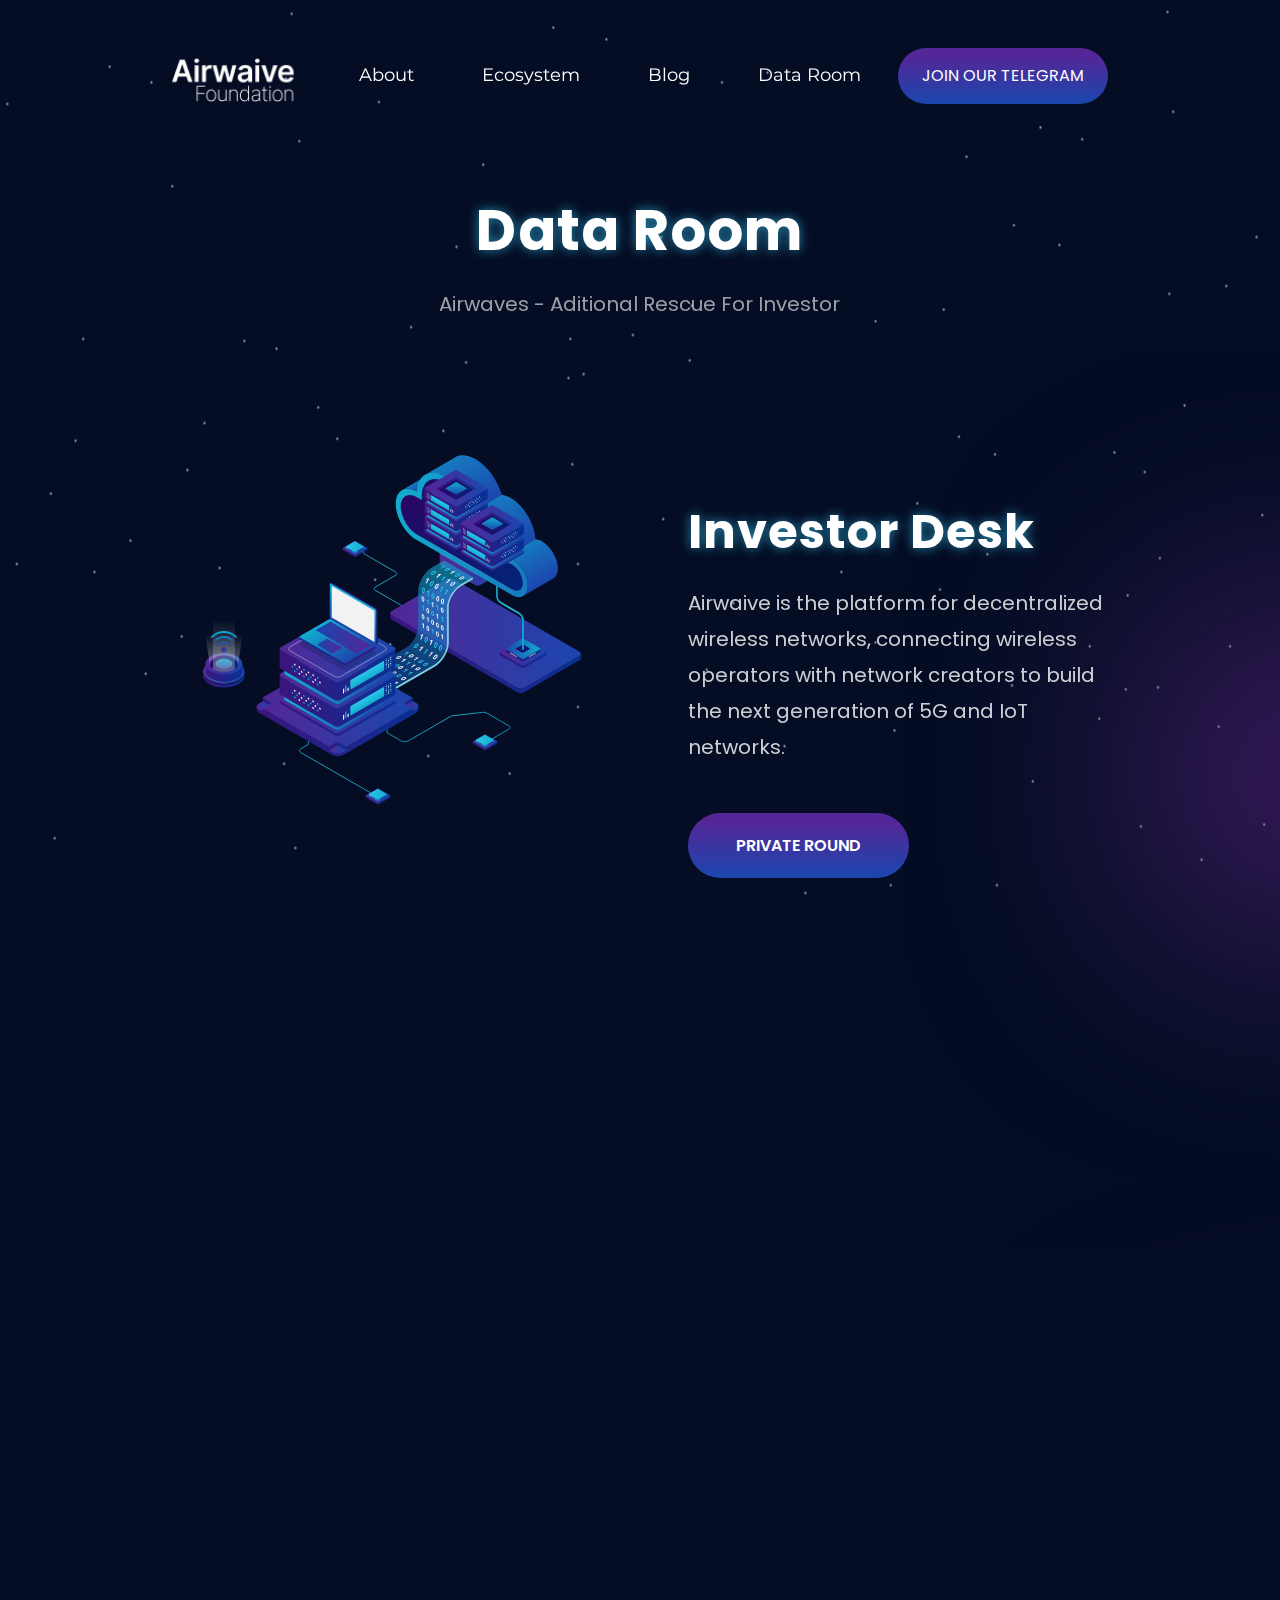
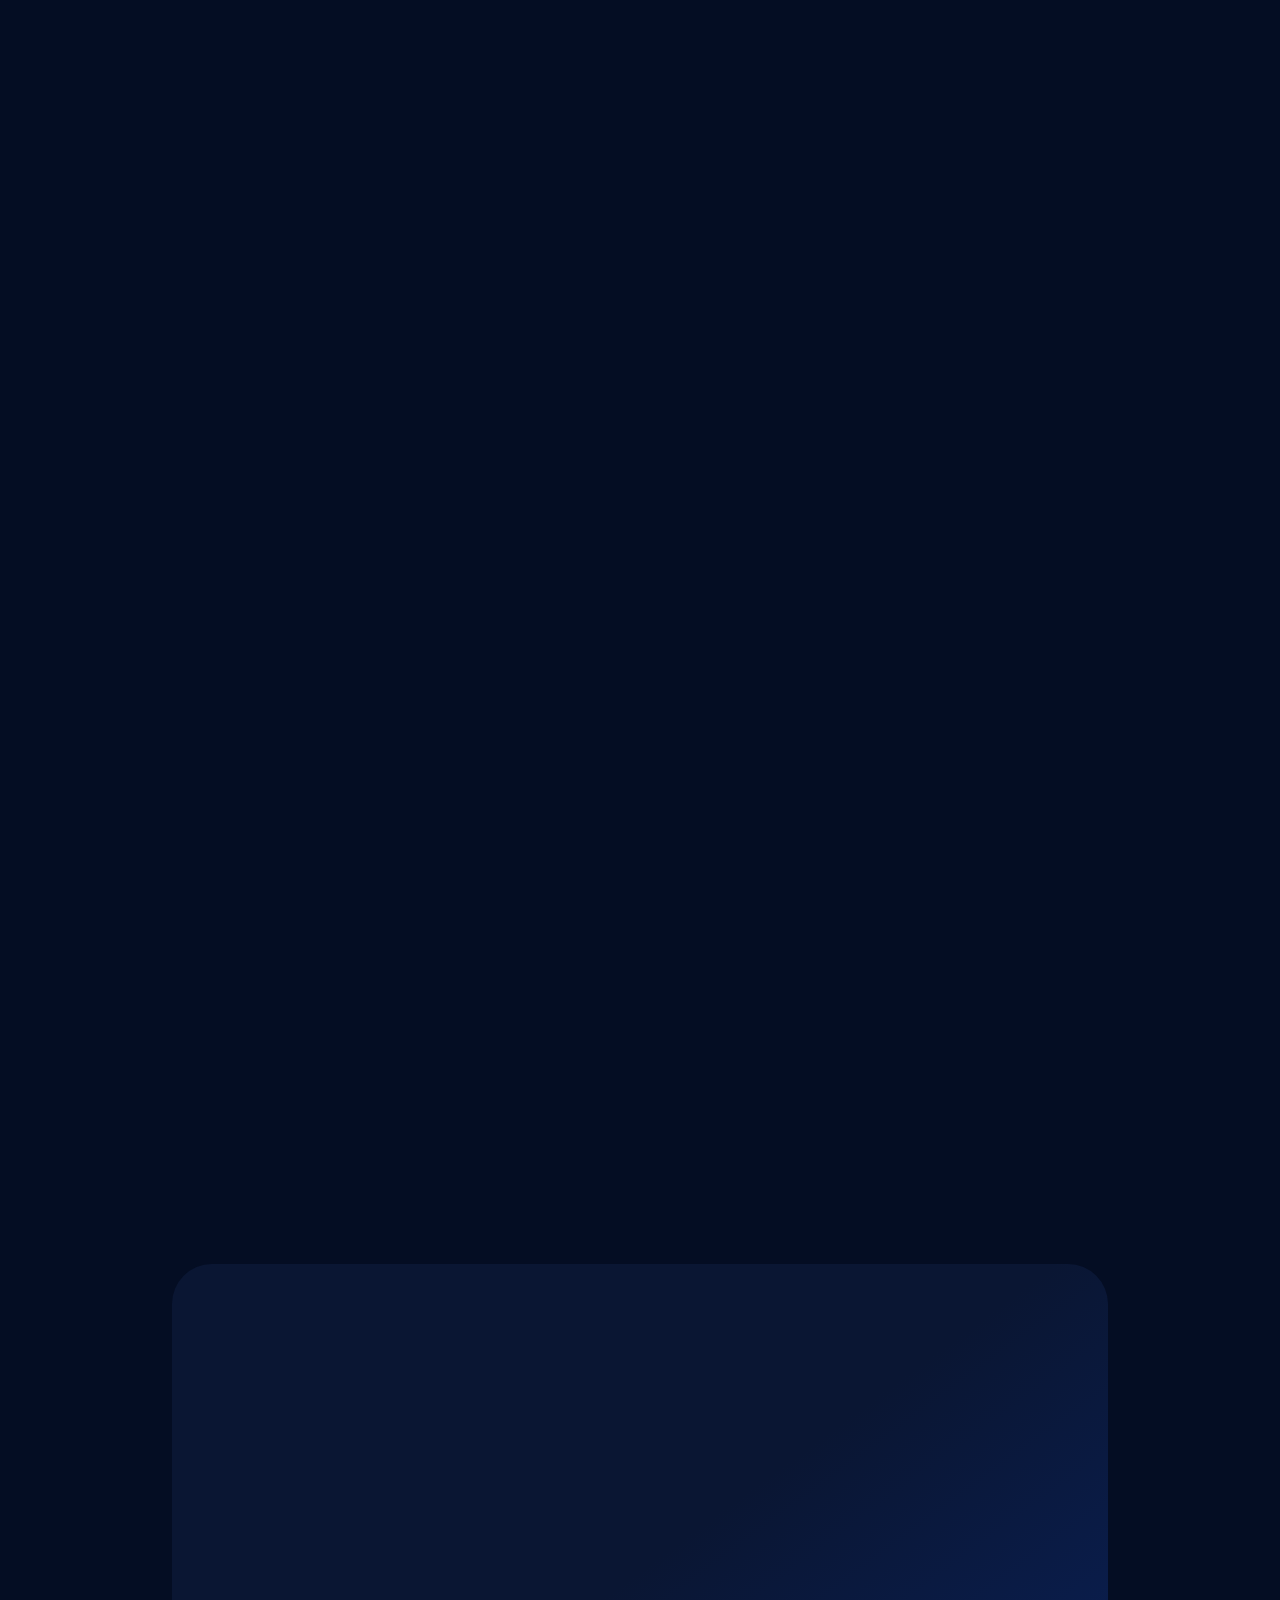
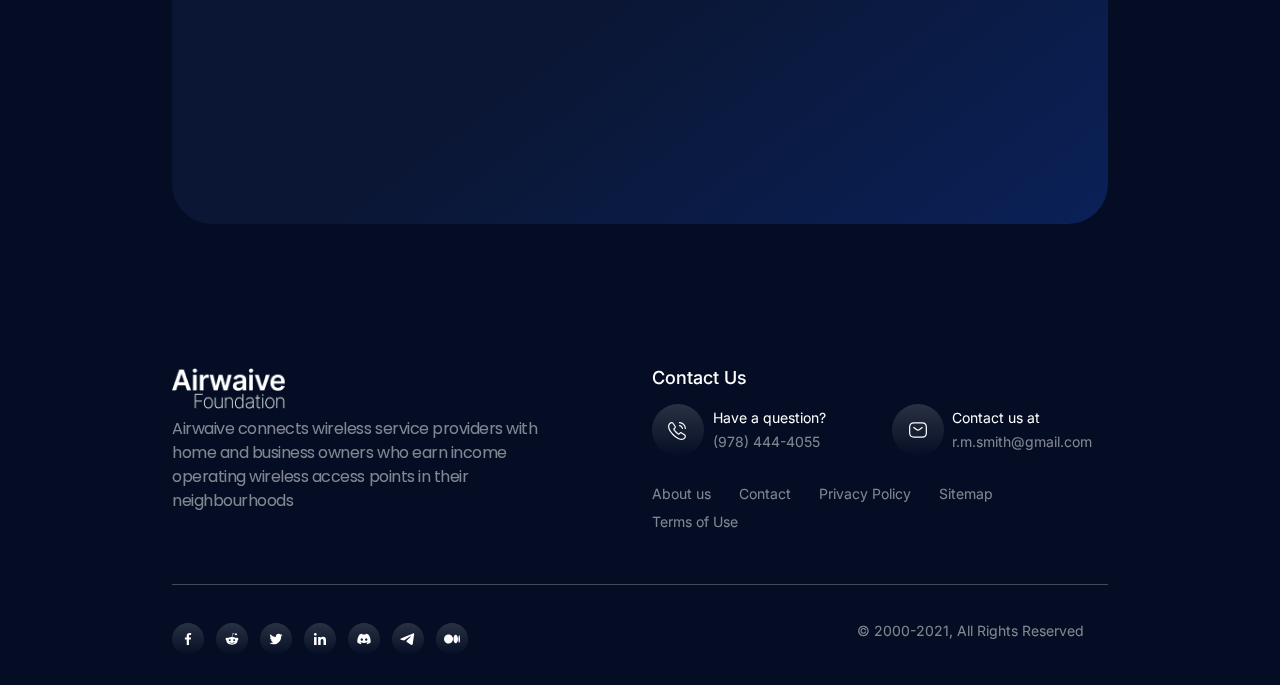
<file: room.html>
<html lang="en">
<head>
    <meta charset="UTF-8">
    <meta name="viewport" content="width=device-width, initial-scale=1.0, maximum-scale=1.0, user-scalable=0"/>
    <title>Room | Airwaive</title>
    <link rel="icon" href="assets/img/fav.png" type="image/png" sizes="16x16"/>
    <link rel="preconnect" href="https://fonts.googleapis.com">
    <link rel="preconnect" href="https://fonts.gstatic.com" crossorigin>
    <link href="https://fonts.googleapis.com/css2?family=Inter:wght@400;600;800&family=Montserrat:wght@400;600;700&family=Poppins:wght@400;600&display=swap" rel="stylesheet">
    <link href="css/bootstrap.min.css" rel="stylesheet">
    <link rel="stylesheet" href="css/web.css"/>
    <link rel="stylesheet" href="css/utility.css"/>
    <link rel="stylesheet" href="css/aos.css"/>
    <link rel="stylesheet" href="css/owl.carousel.min.css"/>
    <link rel="stylesheet" href="css/owl.theme.default.min.css"/>
</head>
<body>
    <div class="position-relative overflow-hidden">
        <section id="home" class="pt-4 px-3 pt-lg-5 position-relative">
            <div class="container z-index-2 d-lg-none pt-lg-4">
               <div class="row text-white d-flex justify-content-center align-items-center">
                   <div class="col-6 col-sm-4">
                       <a href="index.html" class="fs-30 d-inline-block" data-aos="fade-up">
                           <img src="assets/img/logo.png" alt="" class="w-100">
                       </a>
                   </div>
                   <div class="col-6 col-sm-8 text-end">
                       <div class="nav-toggle cursor-pointer" data-aos="fade-up"></div>
                   </div>
               </div>
            </div>
            <div class="nav">
                <div class="w-100" data-aos="fade-up">
                    <div class="container">
                        <div class="row">
                            <div class="col-12 py-5 px-4 pe-5 text-end d-lg-none">
                                <div class="nav-close cursor-pointer"></div>
                            </div>
                            <div class="col-12 text-center text-lg-start">
                                <div class="d-lg-flex justify-content-between align-items-center">
                                    <a href="index.html" class="d-inline-block px-5 px-lg-0 pt-lg-2" data-aos="fade-up">
                                        <img src="assets/img/logo.png" class="w-100 w-lg-logo">
                                    </a>
                                    <ul class="pt-4 pt-lg-0 px-0 mb-0 menu-lg" data-aos="fade-up">
                                        <li class="py-3"><a href="about.html" class="d-inline-block fs-16 fs-lg-18 lh-110percent ff-inter px-lg-3 ff-montserrat">About</a></li>
                                        <li class="py-3"><a href="ecosystem.html" class="d-inline-block fs-16 fs-lg-18 lh-110percent ff-inter px-lg-3 ff-montserrat">Ecosystem</a></li>
                                        <li class="py-3"><a href="blog.html" class="d-inline-block fs-16 fs-lg-18 lh-110percent ff-inter px-lg-3 ff-montserrat">Blog</a></li>
                                        <li class="py-3"><a href="room.html" class="d-inline-block fs-16 fs-lg-18 lh-110percent ff-inter px-lg-3 ff-montserrat">Data Room</a></li>
                                    </ul>
                                    <a href="" class="btn-1 btn-lg-2 my-sm-4 my-lg-0 d-inline-block bg-gradient rounded-pill" data-aos="fade-up">
                                        JOIN OUR TELEGRAM
                                    </a>
                                </div>
                                </a>
                            </div>
                        </div>
                    </div>
                </div>
            </div>
            <div class="container position-relative z-index-2">
                <div class="row mt-5 mt-lg-0">
                    <div class="col-lg-10 offset-lg-1">
                        <div class="fs-32 fs-sm-48 fs-lg-56 lh-110percent text-center fw-bold ls-2 text-shadow mt-4 mt-lg-5 pt-lg-5" data-aos="fade-up">Data Room</div>
                        <div class="text-center lh-28 lh-lg-36 fs-sm-16 fs-lg-20 opacity-6 mt-lg-4">
                            <div data-aos="fade-up">
                                Airwaves - Aditional Rescue For Investor
                            </div>
                        </div>
                    </div>
                </div>
            </div>
        </section>
        <section id="foundation" class="pt-4 px-3 spacer position-relative">
            <div class="container position-relative z-index-2">
                <div class="row">
                    <div class="col-12 col-lg-6 pe-lg-3" data-aos="fade-up">
                        <div class="fs-28 fs-sm-32 fw-bold ls-2 text-shadow mt-lg-5 pb-3 text-center d-lg-none">Investor Deck</div>
                        <img src="assets/img/investor-deck.svg" alt="" class="w-100">
                    </div>
                    <div class="col-lg-6 ps-lg-5">
                        <div class="fs-lg-48 fw-bold ls-2 text-shadow mt-lg-5 pt-lg-5 d-none d-lg-block" data-aos="fade-up">Investor Desk</div>
                        <div class="fs-sm-16 fs-lg-20 lh-28 lh-lg-36 opacity-8 mt-lg-4 text-center text-lg-start">
                            <div data-aos="fade-up">Airwaive is the platform for decentralized wireless networks, connecting wireless operators with network creators to build the next generation of 5G and IoT networks.</div>
                        </div>
                        <div class="mt-3 mt-lg-4 text-center text-lg-start">
                            <a href="" class="btn-1 btn-lg-3 bg-gradient fs-14 fs-lg-16 lh-110percent fw-regular rounded-pill d-inline-block mt-lg-4 fw-semibold text-white" data-aos="fade-up">PRIVATE ROUND</a>
                        </div>
                    </div>
                </div>
            </div>
        </section>
        <section id="mission" class="pt-4 px-3 spacer position-relative">
            <div class="container">
                <div class="row">
                    <div class="col-12 text-center pb-3 pb-lg-5" data-aos="fade-up">
                        <div class="fs-28 fs-lg-48 fw-bold ls-2 text-shadow mt-lg-5 pt-lg-5 mb-lg-3">Our Mission</div>
                        <img src="assets/img/our-mission.svg" alt="" class="w-100 d-lg-none my-3">
                    </div>
                    <div class="col-12 col-lg-5 pe-lg-3" data-aos="fade-up">
                        <div class="mb-5">
                            <div class="row c-pointer align-items-center align-items-lg-start" data-bs-toggle="collapse" href="#mission1">
                                <div class="col-2 px-lg-1">
                                    <div class="bg-list text-center p-2 py-lg-3 rounded-16 rounded-lg-20">
                                        <span class="text-list fs-lg-32 lh-lg-36 fw-semibold">01</span>
                                    </div>
                                </div>
                                <div class="col-9">
                                    <div class="fs-16 fw-semibold opacity-8">Decentralizing the Last Mile<br/>of the Internet</div>
                                </div>
                            </div>
                            <div class="collapse show" id="mission1">
                                <div class="row">
                                    <div class="col-9 offset-2">
                                        <div class="mt-3 fs-lg-14 lh-lg-26 opacity-6">
                                            The traditional way of building broadband networks is slow, expensive and centralized. For the last mile of the Internet to be affordable and reliable, it needs to be decentralized.
                                        </div>
                                        <div class="mt-4">
                                            <a href="" class="btn-1 my-sm-4 my-lg-0 d-inline-block bg-gradient rounded-pill" data-aos="fade-up">
                                                White Paper 
                                                <span class="d-inline-block w-24 w-lg-24">
                                                    <img src="assets/img/icons/arrow-up-right-icon.svg" alt="" class="w-100">
                                                </span>
                                            </a>
                                        </div>
                                    </div>
                                </div>
                            </div>
                        </div>
                        <div class="mb-5">
                            <div class="row c-pointer align-items-center align-items-lg-start"" data-bs-toggle="collapse" href="#mission2">
                                <div class="col-2 px-lg-1">
                                    <div class="bg-list text-center p-2 py-lg-3 rounded-16 rounded-lg-20">
                                        <span class="text-list fs-lg-32 lh-lg-36 fw-semibold">02</span>
                                    </div>
                                </div>
                                <div class="col-9">
                                    <div class="fs-16 fw-semibold opacity-8">Decentralizing the Last Mile<br/>of the Internet</div>
                                </div>
                            </div>
                            <div class="collapse" id="mission2">
                                <div class="row">
                                    <div class="col-9 offset-2">
                                        <div class="mt-3 fs-lg-14 lh-lg-26 opacity-6">
                                            The traditional way of building broadband networks is slow, expensive and centralized. For the last mile of the Internet to be affordable and reliable, it needs to be decentralized.
                                        </div>
                                        <div class="mt-4">
                                            <a href="" class="btn-1 my-sm-4 my-lg-0 d-inline-block bg-gradient rounded-pill" data-aos="fade-up">
                                                White Paper 
                                                <span class="d-inline-block w-24 w-lg-24">
                                                    <img src="assets/img/icons/arrow-up-right-icon.svg" alt="" class="w-100">
                                                </span>
                                            </a>
                                        </div>
                                    </div>
                                </div>
                            </div>
                        </div>
                        <div class="mb-5">
                            <div class="row c-pointer align-items-center align-items-lg-start"" data-bs-toggle="collapse" href="#mission3">
                                <div class="col-2 px-lg-1">
                                    <div class="bg-list text-center p-2 py-lg-3 rounded-16 rounded-lg-20">
                                        <span class="text-list fs-lg-32 lh-lg-36 fw-semibold">03</span>
                                    </div>
                                </div>
                                <div class="col-9">
                                    <div class="fs-16 fw-semibold opacity-8">Decentralizing the Last Mile<br/>of the Internet</div>
                                </div>
                            </div>
                            <div class="collapse" id="mission3">
                                <div class="row">
                                    <div class="col-9 offset-2">
                                        <div class="mt-3 fs-lg-14 lh-lg-26 opacity-6">
                                            The traditional way of building broadband networks is slow, expensive and centralized. For the last mile of the Internet to be affordable and reliable, it needs to be decentralized.
                                        </div>
                                        <div class="mt-4">
                                            <a href="" class="btn-1 my-sm-4 my-lg-0 d-inline-block bg-gradient rounded-pill" data-aos="fade-up">
                                                White Paper 
                                                <span class="d-inline-block w-24 w-lg-24">
                                                    <img src="assets/img/icons/arrow-up-right-icon.svg" alt="" class="w-100">
                                                </span>
                                            </a>
                                        </div>
                                    </div>
                                </div>
                            </div>
                        </div>
                    </div>
                    <div class="col-lg-7 px-lg-5">
                        <img src="assets/img/our-mission.svg" alt="" class="w-100 d-none d-lg-block" data-aos="fade-up">
                    </div>
                </div>
            </div>
        </section>
        <section id="airwave" class="pt-4 px-3 spacer position-relative">
            <div class="container">
                <div class="row">
                    <div class="col-12 text-center pb-lg-5" data-aos="fade-up">
                        <div class="fs-28 fs-lg-48 fw-bold ls-2 text-shadow mt-4 mt-lg-5 pt-4 pt-lg-5 mb-2 mb-lg-3">The Airwaive Network</div>
                    </div>
                    <div class="col-lg-8 offset-lg-2 pt-4 pt-lg-0">
                        <div class="row">
                            <div class="col-6">
                                <div class="bg-box px-4 py-5 py-lg-4 py-xxl-5 rounded-24 rounded-lg-40 mb-5 text-center" data-aos="fade-up">
                                    <div class="fs-48 fs-lg-80 ls-minus-5 fw-extrabold ff-inter text-gradient mt-lg-4">42+</div>
                                    <div class="mt-1 fw-extrabold ff-inter fs-lg-20 mb-lg-4">Operators</div>
                                </div>
                            </div>
                            <div class="col-6">
                                <div class="bg-box px-4 py-5 py-lg-4 py-xxl-5 rounded-24 rounded-lg-40 mb-5 text-center" data-aos="fade-up">
                                    <div class="fs-48 fs-lg-80 ls-minus-5 fw-extrabold ff-inter text-gradient mt-lg-4">6M+</div>
                                    <div class="mt-1 fw-extrabold ff-inter fs-lg-20 mb-lg-4">Host Locations</div>
                                </div>
                            </div>
                        </div>
                    </div>
                </div>
            </div>
        </section>
        <section id="decentralization" class="pt-4 px-3 spacer position-relative">
            <div class="container position-relative z-index-2">
                <div class="row">
                    <div class="col-lg-6 text-center text-lg-start">
                        <div class="fs-28 fs-lg-48 fw-bold ls-2 text-shadow text-center text-lg-start mt-lg-5 pt-lg-5 mb-lg-3" data-aos="fade-up">Rewarding the Last Mile Decentralization</div>
                        <a href="" class="btn-1 my-4 my-lg-0 d-inline-block bg-gradient rounded-pill mt-lg-4" data-aos="fade-up">
                            Tokenomics Paper
                            <span class="d-inline-block w-24">
                                <img src="assets/img/icons/arrow-up-right-icon.svg" alt="" class="w-100">
                            </span>
                        </a>
                    </div>
                    <div class="col-12 d-lg-none">
                        <div class="row my-4 my-lg-5 d-lg-none">
                            <div class="col-12 pt-lg-5">
                                <div class="bg-contact-form rounded-40 h-placeholder">
        
                                </div>
                            </div>
                        </div>
                    </div>
                    <div class="col-lg-6 text-center text-lg-end">
                        <div class="fs-lg-20 lh-lg-36 opacity-6 mt-lg-5 pt-lg-5">
                            <div data-aos="fade-up">
                                Airwaive tokenomics introduces a rewards and incentive structure that encourages local participation by network creators
                            </div>
                        </div>
                    </div>
                </div>
                <div class="row my-4 my-lg-5 d-none d-lg-flex">
                    <div class="col-12 pt-lg-5">
                        <div class="bg-contact-form rounded-40 h-placeholder">

                        </div>
                    </div>
                </div>
            </div>
        </section>
        <div class="mesh mesh-hero" data-aos="zoom-in"></div>
        <div class="mesh mesh-trusted" data-aos="zoom-in"></div>
    </div>
    <section id="footer" class="pt-5 pt-lg-4 px-3 spacer mb-2 mb-lg-4 position-relative">
        <div class="container">
            <div class="row">
                <div class="col-12 col-lg-5 col-xxl-4">
                    <div class="row">
                        <div class="col-5 pe-lg-3">
                            <img src="assets/img/logo.png" alt="" class="w-100">
                        </div>
                        <div class="col-lg-12 mt-2">
                            <div class="fs-14 fs-sm-16 opacity-5 ls-minus-3 lh-lg-24">Airwaive connects wireless service providers with home and business owners who earn income operating wireless access points in their neighbourhoods</div>
                        </div>
                    </div>
                </div>
                <div class="col-12 col-lg-6 col-xxl-5 offset-lg-1 offset-xxl-3 pt-5 pt-lg-0">
                    <div class="fs-18 ff-inter fw-medium">Contact Us</div>
                    <div class="row mt-3 ff-inter">
                        <div class="col-6 pe-0 pe-lg-2">
                            <div class="row d-flex align-items-center">
                                <div class="col-3">
                                    <div class="bg-contact rounded-circle d-inline-block p-1 p-lg-3">
                                        <div class="w-lg-20">
                                            <img src="assets/img/icons/phone-icon.svg" alt="" class="w-100">
                                        </div>
                                    </div>
                                </div>
                                <div class="col-9 col-lg-8">
                                    <div class="fs-12 fs-lg-14 lh-lg-24">Have a question?</div>
                                    <div class="fs-12 fs-lg-14 lh-lg-24 opacity-5">(978) 444-4055</div>
                                </div>
                            </div>
                        </div>
                        <div class="col-6">
                            <div class="row d-flex align-items-center">
                                <div class="col-3">
                                    <div class="bg-contact rounded-circle d-inline-block p-1 p-lg-3">
                                        <div class="w-lg-20">
                                            <img src="assets/img/icons/email-icon.svg" alt="" class="w-100">
                                        </div>
                                    </div>
                                </div>
                                <div class="col-9">
                                    <div class="fs-12 fs-lg-14 lh-lg-24">Contact us at</div>
                                    <div class="fs-12 fs-lg-14 lh-lg-24 opacity-5 text-break">r.m.smith@gmail.com</div>
                                </div>
                            </div>
                        </div>
                        <div class="col-12 pt-4">
                            <ul class="d-inline-block px-0">
                                <li class="pe-4 opacity-5 fs-14 d-inline-block"><a href="">About us</a></li>
                                <li class="pe-4 opacity-5 fs-14 d-inline-block"><a href="">Contact</a></li>
                                <li class="pe-4 opacity-5 fs-14 d-inline-block"><a href="">Privacy Policy</a></li>
                                <li class="pe-4 opacity-5 fs-14 d-inline-block"><a href="">Sitemap</a></li>
                                <li class="pe-4 opacity-5 fs-14 d-inline-block"><a href="">Terms of Use</a></li>
                            </ul>
                        </div>
                    </div>
                </div>
            </div>
            <div class="row">
                <div class="col-12 mt-3">
                    <hr class="hr-footer"/>
                </div>
            </div>
            <div class="row d-flex align-items-center">
                <div class="col-12 col-lg-5 col-xxl-4 pt-3 text-center text-lg-start">
                    <a href="" class="d-inline-block me-2">
                        <div class="d-inline-block bg-contact rounded-circle p-2">
                            <div class="w-16">
                                <img src="assets/img/icons/facebook-icon.svg" alt="" class="w-100">
                            </div>
                        </div>
                    </a>
                    <a href="" class="d-inline-block me-2">
                        <div class="d-inline-block bg-contact rounded-circle p-2">
                            <div class="w-16">
                                <img src="assets/img/icons/reddit-icon.svg" alt="" class="w-100">
                            </div>
                        </div>
                    </a>
                    <a href="" class="d-inline-block me-2">
                        <div class="d-inline-block bg-contact rounded-circle p-2">
                            <div class="w-16">
                                <img src="assets/img/icons/twitter-icon.svg" alt="" class="w-100">
                            </div>
                        </div>
                    </a>
                    <a href="" class="d-inline-block me-2">
                        <div class="d-inline-block bg-contact rounded-circle p-2">
                            <div class="w-16">
                                <img src="assets/img/icons/linkedin-icon.svg" alt="" class="w-100">
                            </div>
                        </div>
                    </a>
                    <a href="" class="d-inline-block me-2">
                        <div class="d-inline-block bg-contact rounded-circle p-2">
                            <div class="w-16">
                                <img src="assets/img/icons/discord-icon.svg" alt="" class="w-100">
                            </div>
                        </div>
                    </a>
                    <a href="" class="d-inline-block me-2">
                        <div class="d-inline-block bg-contact rounded-circle p-2">
                            <div class="w-16">
                                <img src="assets/img/icons/telegram-icon.svg" alt="" class="w-100">
                            </div>
                        </div>
                    </a>
                    <a href="" class="d-inline-block me-2">
                        <div class="d-inline-block bg-contact rounded-circle p-2">
                            <div class="w-16">
                                <img src="assets/img/icons/medium-icon.svg" alt="" class="w-100">
                            </div>
                        </div>
                    </a>
                </div>
                <div class="col-12 col-lg-6 col-xxl-5 offset-lg-1 offset-xxl-3 text-center text-lg-end my-3">
                <div class="pe-4 opacity-5 fs-14 d-inline-block ff-inter">&copy; 2000-2021, All Rights Reserved</div>
                </div>
            </div>
        </div>
    </section>
    <div class="bg-star"></div>
    <div class="nav-overlay"></div>
    <script src="js/jquery-3.6.0.min.js"></script>
    <script src="js/popper.min.js"></script>
    <script src="js/bootstrap.min.js"></script>
    <script src="js/easing.js"></script>
    <script src="js/aos.js"></script>
    <script src="js/illustrations.js"></script>
    <script src="js/owl.carousel.min.js"></script>
    <script src="js/app.js"></script>
</body>
</html>
</file>
<file: css/web.css>
:root {
    font-size: 14px;
}
::placeholder {
    color: #394460;
    opacity: 1;
}
:-ms-input-placeholder {
    color: #394460;
}
::-ms-input-placeholder {
    color: #394460;
}
body {
    font-family: 'Poppins', sans-serif;
    background: #040D23 !important;
    line-height: 24px !important;
    color:#FFFFFF !important;
    font-weight: 400 !important;
}

ul { list-style: none; }
a, a:hover { text-decoration: none !important; }
a { color: inherit !important; }
.border-none { border: none !important; }
.bg-transparent { background: transparent !important; }
input, textarea, button, a {
    outline: none;
    border: none;
}
.nav {
    position: fixed;
    top: 0;
    left: 0;
    height: 100vh;
    width: 300px;
    background: #010611;
    color: #FFFFFF;
    z-index: 5;
    transition: all .5s;
    margin-left: -350px;
    overflow-y: auto;
}
.nav.active {
    margin-left: 0;
}
.nav-toggle:before {
    content: url("data:image/svg+xml,%3Csvg width='24' height='21' viewBox='0 0 24 21' fill='none' xmlns='http://www.w3.org/2000/svg'%3E%3Cpath fill-rule='evenodd' clip-rule='evenodd' d='M24 3H0V0H24V3Z' fill='white'/%3E%3Cpath fill-rule='evenodd' clip-rule='evenodd' d='M24 12H0V9H24V12Z' fill='white'/%3E%3Cpath fill-rule='evenodd' clip-rule='evenodd' d='M24 21H0V18H24V21Z' fill='white'/%3E%3C/svg%3E%0A");
}
.nav-close:before {
    content: url("data:image/svg+xml,%3Csvg width='19' height='19' viewBox='0 0 19 19' fill='none' xmlns='http://www.w3.org/2000/svg'%3E%3Cpath fill-rule='evenodd' clip-rule='evenodd' d='M18.9999 2.11114L2.1111 19L0 16.8889L16.8888 2.47078e-05L18.9999 2.11114Z' fill='white'/%3E%3Cpath fill-rule='evenodd' clip-rule='evenodd' d='M8.39324e-05 2.11114L16.8889 19L19 16.8889L2.11119 2.47078e-05L8.39324e-05 2.11114Z' fill='white'/%3E%3C/svg%3E%0A");
}
.nav-overlay {
    transition: all .5s;
}
.nav-overlay.active {
    background: rgba(25, 19, 57, 0.8);
    position: fixed;
    top: 0;
    left: 0;
    right: 0;
    bottom: 0;
    z-index: 3;
}
.nav a.active {
    color: #FFFFFF !important;
}
.hr-footer {
    height: 0.5px !important;
    background-color: #FFFFFF;
}
.cta-input {
    position: relative;
}
.cta-input input {
    background: rgba(255, 255, 255, 0.08);
}
.bg-star {
    background: url('../assets/img/bg-star.svg');
    background-size: cover;
    background-repeat: no-repeat;
    background-position: center;
    position: fixed;
    pointer-events: none;
    left: 0;
    right: 0;
    top: 0;
    bottom: 0;
    z-index: -1;
}
.mesh {
    background-size: contain;
    background-repeat: no-repeat;
    background-position: center;
    z-index: 0;
    position: absolute;
    pointer-events: none;
}
.mesh-hero, .mesh-proof, .mesh-contact, .mesh-team-2 {
    background: url('../assets/img/mesh-1.svg');
}
.mesh-trusted, .mesh-milestone, .mesh-footer, .mesh-team {
    background: url('../assets/img/mesh-2.svg');
}
.mesh-airwave {
    background: url('../assets/img/mesh-3.svg');
}
.mesh-hero {
    width: 776px;
    height: 899px;
    right: -400px;
    top: 40%;
    transform: translateY(-50%);
}
.mesh-trusted {
    width: 776px;
    height: 899px;
    left: -400px;
    bottom: -50px;
}
.mesh-airwave {
    width: 1473px;
    height: 1172px;
    left: 50%;
    top: 8%;
    transform: translateX(-50%);
}
.mesh-proof {
    width: 776px;
    height: 899px;
    right: -400px;
    bottom: 0%;
    transform: translateY(-50%);
}
.mesh-milestone {
    width: 876px;
    height: 999px;
    left: -400px;
    bottom: -180px;
}
.mesh-team {
    width: 776px;
    height: 899px;
    right: -400px;
    top: 5%;
    transform: translateY(-50%);
}
.mesh-team-2 {
    width: 776px;
    height: 899px;
    left: -400px;
    top: 30%;
}
.mesh-contact {
    width: 776px;
    height: 899px;
    right: -400px;
    top: 40%;
    transform: translateY(-50%);
}
.mesh-footer {
    width: 776px;
    height: 899px;
    left: -400px;
    bottom: -50px;
}
#partners-carousel {
    position: relative;
}
#partners-carousel > .owl-nav > .owl-prev,
#partners-carousel > .owl-nav > .owl-next
{
    position: absolute;
    top: 50%;
    transform: translateY(-50%);
}
#partners-carousel > .owl-nav > .owl-prev {
    left: -32px;
}
#partners-carousel > .owl-nav > .owl-next {
    right: -32px;
}
.tabulation {
    position: relative;
    width: 100%;
    overflow-x: auto;
    border-bottom: 0.5px solid rgba(255, 255, 255, 0.3);
}
.tabulation > div {
    width: 800px;
}

.tabulation a.active {
    font-weight: 600;
    position: relative;
}
.tabulation a.active::before {
    content: "";
    width: 100%;
    height: 3px;
    background: #333AA5;
    position: absolute;
    bottom: -72%;
}
/* `sm` applies to small devices (landscape phones, less than 576px) */
@media (min-width: 576px) {
   
}

/* `md` applies to small devices (landscape phones, less than 768px) */
@media (min-width: 768px) {
    .navigation {
        overflow-y: auto;
    }
    .tabulation {
        overflow: initial;
    }
    .tabulation > div {
        width: auto;
    }
}

/* `lg` applies to medium devices (tablets, less than 992px) */
@media (min-width: 992px) {
    :root {
        font-size: 16px;
    }
    .container-in-lg, .container {
        max-width: 960px;
        margin: 0 auto;
    }
    .nav { 
        position: relative;
        margin-left: 0;
        display: block;
        width: 100%;
        height: auto;
        overflow: hidden;
        background: transparent;
        transition: all .5s;
    }
    .nav.sticky {
        position: fixed;
        top: 0;
        left: 0;
        padding: 1em 2em 1.5em;
        background: #00030a;
    }
    .nav-overlay.active {
        display: none;
        position: relative;
        background: transparent;
    }
    .logo-lg {
        float: left;
    }
    .menu-lg {
        display: inline-block;
    }
    .menu-lg li {
        display: inline-block;
        padding: 0px 5px;
    }
    .w-lg-logo {
        width: 150px !important;
    }
    .mesh-hero {
        top: 10%;
        transform: translateY(-50%);
    }
    .mesh-trusted {
        left: -300px;
        bottom: -50px;
    }
    .mesh-airwave {
        left: 50%;
        top: 8%;
        transform: translateX(-50%);
    }
    .mesh-proof {
        right: -200px;
        bottom: 0%;
        transform: translateY(-50%);
    }
    .mesh-milestone {
        left: -300px;
        bottom: -180px;
    }
    .mesh-contact {
        top: 50%;
    }
    .mesh-footer {
        left: -300px;
        bottom: -180px;
    }
}

/* `xl` applies to large devices (desktops, less than 1200px) */
@media (min-width: 1200px) {
    .container-in-lg, .container {
        max-width: 1140px;
        margin: 0 auto;
    }
    .menu-lg li {
        display: inline-block;
        padding: 0px 16px;
    }
}

/* `xxl` applies to x-large devices (large desktops, less than 1400px) */
@media (min-width: 1400px) {
    .container-in-lg, .container {
        max-width: 1200px;
        padding: 0;
    }
    .menu-lg li {
        display: inline-block;
    }
}

/* `xxxl` applies to x-large devices (large desktops, less than 1900px) */
@media (min-width: 1900px) {
    .container-in-lg, .container {
        max-width: 1200px;
    }
    
}
</file>
<file: css/utility.css>
/* Utility */
.bg-gradient {
    background: linear-gradient(180deg, #532797 15.42%, #1B46AE 98.23%) !important;
}
.bg-box {
    background: linear-gradient(143.61deg, rgba(10, 22, 51, 0.6) 52.18%, rgba(10, 33, 90, 0.6) 102.65%);
}
.bg-form {
    background: rgba(255, 255, 255, 0.08);
}
.bg-input {
    background: rgba(255, 255, 255, 0.05);
}
.bg-contact-form {
    background: linear-gradient(143.61deg, #0A1633 52.18%, #0A215A 102.65%);
}
.bg-contact {
    background: linear-gradient(180deg, rgba(255, 255, 255, 0.15) 0%, rgba(255, 255, 255, 0.0075) 100%);
}
.bg-media {
    background: linear-gradient(180deg, rgba(255, 255, 255, 0.1) 0%, rgba(255, 255, 255, 0.05) 100%);
}
.bg-footer {
    background: linear-gradient(180deg, rgba(4, 13, 35, 0) 0%, #040D23 49.36%);
}
.bg-list {
    background: linear-gradient(180deg, rgba(255, 255, 255, 0.1) 0%, rgba(255, 255, 255, 0) 100%);
}
.btn-1 {
    padding: 12px 24px;
}
.btn-2 {
    padding: 16px 24px;
}
.text-grey {
    color: rgba(255, 255, 255, 0.8) !important;
}
.text-gradient {
    background: linear-gradient(180deg, #6577FF 15.94%, #4C34AD 73.23%);
    -webkit-background-clip: text;
    -webkit-text-fill-color: transparent;
    background-clip: text;
    text-fill-color: transparent;
}
.text-list {
    background: linear-gradient(180deg, rgba(255, 255, 255, 0.3) 46.15%, rgba(255, 255, 255, 0) 100%);
    -webkit-background-clip: text;
    -webkit-text-fill-color: transparent;
    background-clip: text;
    text-fill-color: transparent;
}
.c-pointer {
    cursor: pointer;
}
.ff-inter {
    font-family: 'Inter', sans-serif;
}
.ff-montserrat {
    font-family: 'Montserrat', sans-serif;
}
.fw-medium {
    font-weight: 500;
}
.fw-semibold {
    font-weight: 600;
}
.fw-bold {
    font-weight: 700;
}
.fw-extrabold {
    font-weight: 800;
}
.fs-14 {
    font-size: 14px;
    line-height: 28px;
}
.fs-16 {
    font-size: 16px;
    line-height: 32px;
}
.fs-18 {
    font-size: 18px;
    line-height: 110%;
}
.fs-20 {
    font-size: 20px;
    line-height: 36px;
}
.fs-24 {
    font-size: 24px;
    line-height: 36px;
}
.fs-28 {
    font-size: 28px;
    line-height: 34px;
}
.fs-30 {
    font-size: 30px;
    line-height: 45px;
}
.fs-32 {
    font-size: 32px;
    line-height: 48px;
}
.fs-48 {
    font-size: 48px;
    line-height: 59px;
}
.fs-56 {
    font-size: 56px;
    line-height: 68px;
}
.fs-88 {
    font-size: 80px;
    line-height: 96px;
}
.h-100px {
    height: 100px;
}
.h-200px {
    height: 200px;
}
.h-64px {
    height: 64px !important;
}
.ls-2 {
    letter-spacing: 0.02em;
}
.ls-minus-5 {
    letter-spacing: -0.05em;
}
.ls-minus-3 {
    letter-spacing: -0.03em;
}
.ls-minus-2 {
    letter-spacing: -0.02em;
}
.overflow-hidden {
    overflow: hidden !important;
}
.rounded-8 {
    border-radius: 8px;
}
.rounded-16 {
    border-radius: 16px;
}
.rounded-20 {
    border-radius: 20px;
}
.rounded-24 {
    border-radius: 24px;
}
.rounded-30 {
    border-radius: 30px;
}
.rounded-32 {
    border-radius: 32px;
}
.rounded-40 {
    border-radius: 40px;
}
.rounded-70 {
    border-radius: 70px;
}
.lh-110percent {
    line-height: 110% !important;
}
.lh-28 {
    line-height: 28px;
}
.opacity-5 {
    opacity: .5;
}
.opacity-6 {
    opacity: .6;
}
.opacity-7 {
    opacity: .7;
}
.opacity-8 {
    opacity: .8;
}
.text-shadow {
    text-shadow: 0px 0px 12px rgba(54, 190, 233, 0.7);
}
.w-16 {
    width: 16px;
}
.w-20 {
    width: 20px;
}
.w-24 {
    width: 24px;
}
.w-32 {
    width: 32px;
}
.w-40 {
    width: 40px;
}
.w-48 {
    width: 48px;
}
.w-56 {
    width: 56px;
}
.w-64 {
    width: 64px !important;
}
.w-80 {
    width: 80px;
}
.w-100px {
    width: 100px;
}
.w-120 {
    width: 120px;
}
.z-index-2 {
    position: relative;
    z-index: 2;
}
.z-index-minus {
    z-index: -1;
}
.spacer {
    margin: 60px 0;
}

.h-placeholder {
    height: 200px;
}

/* End Utility */
/* `sm` applies to small devices (landscape phones, less than 576px) */
@media (min-width: 576px) {
    .fs-sm-14 {
        font-size: 14px;
        line-height: 28px;
    }
    .fs-sm-16 {
        font-size: 16px;
        line-height: 32px;
    }
    .fs-sm-18 {
        font-size: 18px;
        line-height: 110%;
    }
    .fs-sm-20 {
        font-size: 20px;
        line-height: 36px;
    }
    .fs-sm-24 {
        font-size: 24px;
        line-height: 36px;
    }
    .fs-sm-28 {
        font-size: 28px;
        line-height: 34px;
    }
    .fs-sm-30 {
        font-size: 30px;
        line-height: 45px;
    }
    .fs-sm-32 {
        font-size: 32px;
        line-height: 48px;
    }
    .fs-sm-48 {
        font-size: 48px;
        line-height: 59px;
    }
    .fs-sm-56 {
        font-size: 56px;
        line-height: 68px;
    }
    .fs-sm-88 {
        font-size: 80px;
        line-height: 96px;
    }
    .ls-sm-2 {
        letter-spacing: 0.02em;
    }
    .ls-sm-minus-5 {
        letter-spacing: -0.05em;
    }
    .ls-sm-minus-3 {
        letter-spacing: -0.03em;
    }
    .rounded-sm-8 {
        border-radius: 8px;
    }
    .rounded-sm-16 {
        border-radius: 16px;
    }
    .rounded-sm-30 {
        border-radius: 30px;
    }
    .rounded-sm-70 {
        border-radius: 70px;
    }
    .lh-sm-110percent {
        line-height: 110% !important;
    }
    .opacity-sm-5 {
        opacity: .5;
    }
    .opacity-sm-6 {
        opacity: .6;
    }
    .opacity-sm-7 {
        opacity: .7;
    }
    .opacity-sm-8 {
        opacity: .8;
    }
    .w-sm-16 {
        width: 16px;
    }
    .w-sm-20 {
        width: 20px;
    }
    .w-sm-24 {
        width: 24px;
    }
    .w-sm-32 {
        width: 32px;
    }
    .w-sm-40 {
        width: 40px;
    }
    .w-sm-48 {
        width: 48px;
    }
    .w-sm-80 {
        width: 80px;
    }
    .w-sm-120 {
        width: 120px;
    }
}

/* `md` applies to small devices (landscape phones, less than 768px) */
@media (min-width: 768px) {
    .container {
        max-width: 540px;
    }
    .fs-md-14 {
        font-size: 14px;
        line-height: 28px;
    }
    .fs-md-16 {
        font-size: 16px;
        line-height: 32px;
    }
    .fs-md-18 {
        font-size: 18px;
        line-height: 110%;
    }
    .fs-md-20 {
        font-size: 20px;
        line-height: 36px;
    }
    .fs-md-24 {
        font-size: 24px;
        line-height: 36px;
    }
    .fs-md-28 {
        font-size: 28px;
        line-height: 34px;
    }
    .fs-md-30 {
        font-size: 30px;
        line-height: 45px;
    }
    .fs-md-32 {
        font-size: 32px;
        line-height: 48px;
    }
    .fs-md-48 {
        font-size: 48px;
        line-height: 59px;
    }
    .fs-md-56 {
        font-size: 56px;
        line-height: 68px;
    }
    .fs-md-88 {
        font-size: 80px;
        line-height: 96px;
    }
    .ls-md-2 {
        letter-spacing: 0.02em;
    }
    .ls-md-minus-5 {
        letter-spacing: -0.05em;
    }
    .ls-md-minus-3 {
        letter-spacing: -0.03em;
    }
    .rounded-md-8 {
        border-radius: 8px;
    }
    .rounded-md-16 {
        border-radius: 16px;
    }
    .rounded-md-30 {
        border-radius: 30px;
    }
    .rounded-md-70 {
        border-radius: 70px;
    }
    .lh-md-110percent {
        line-height: 110% !important;
    }
    .opacity-md-5 {
        opacity: .5;
    }
    .opacity-md-6 {
        opacity: .6;
    }
    .opacity-md-7 {
        opacity: .7;
    }
    .opacity-md-8 {
        opacity: .8;
    }
    .w-md-16 {
        width: 16px;
    }
    .w-md-20 {
        width: 20px;
    }
    .w-md-24 {
        width: 24px;
    }
    .w-md-32 {
        width: 32px;
    }
    .w-md-40 {
        width: 40px;
    }
    .w-md-48 {
        width: 48px;
    }
    .w-md-80 {
        width: 80px;
    }
    .w-md-120 {
        width: 120px;
    }
    .spacer {
        margin: 80px 0;
    }
}

/* `lg` applies to medium devices (tablets, less than 992px) */
@media (min-width: 992px) {
    .position-lg-absolute {
        position: absolute !important;
    }
    .lg-middle {
        top: 50%;
        transform: translateY(-50%);
    }
    .container {
        max-width: 960px;
    }
    .btn-lg-1 {
        padding: 12px 24px;
    }
    .btn-lg-2 {
        padding: 16px 24px;
    }
    .btn-lg-3 {
        padding: 24px 48px;
    }
    .form-lg-1 {
        padding: 24px 32px;
    }
    .fs-lg-14 {
        font-size: 14px;
        line-height: 110%;
    }
    .fs-lg-16 {
        font-size: 16px;
        line-height: 32px;
    }
    .fs-lg-18 {
        font-size: 18px;
        line-height: 110%;
    }
    .fs-lg-20 {
        font-size: 20px;
        line-height: 36px;
    }
    .fs-lg-24 {
        font-size: 24px;
        line-height: 36px;
    }
    .fs-lg-25 {
        font-size: 25px;
        line-height: 39px;
    }
    .fs-lg-28 {
        font-size: 28px;
        line-height: 34px;
    }
    .fs-lg-30 {
        font-size: 30px;
        line-height: 45px;
    }
    .fs-lg-32 {
        font-size: 32px;
        line-height: 48px;
    }
    .fs-lg-48 {
        font-size: 48px;
        line-height: 59px;
    }
    .fs-lg-56 {
        font-size: 56px;
        line-height: 68px;
    }
    .fs-lg-64 {
        font-size: 64px;
        line-height: 110%;
    }
    .fs-lg-80 {
        font-size: 80px;
        line-height: 110%;
    }
    .fs-lg-88 {
        font-size: 80px;
        line-height: 96px;
    }
    .rounded-lg-8 {
        border-radius: 8px;
    }
    .rounded-lg-16 {
        border-radius: 16px;
    }
    .rounded-lg-20 {
        border-radius: 20px;
    }
    .rounded-lg-30 {
        border-radius: 30px;
    }
    .rounded-lg-40 {
        border-radius: 40px;
    }
    .rounded-lg-50 {
        border-radius: 50px;
    }
    .rounded-lg-70 {
        border-radius: 70px;
    }
    .lh-lg-110percent {
        line-height: 110% !important;
    }
    .lh-lg-24 {
        line-height: 24px !important;
    }
    .lh-lg-26 {
        line-height: 26px !important;
    }
    .lh-lg-28 {
        line-height: 28px !important;
    }
    .lh-lg-32 {
        line-height: 32px !important;
    }
    .lh-lg-36 {
        line-height: 36px !important;
    }
    .w-lg-16 {
        width: 16px;
    }
    .w-lg-20 {
        width: 20px;
    }
    .w-lg-24 {
        width: 24px;
    }
    .w-lg-32 {
        width: 32px;
    }
    .w-lg-40 {
        width: 40px;
    }
    .w-lg-48 {
        width: 48px;
    }
    .w-lg-100px {
        width: 100px !important;
    }
    .h-lg-100px {
        height: 100px !important;
    }
    .h-lg-200 {
        height: 200px !important;
    }
    .h-placeholder {
        height: 560px;
    }
    .mt-hero-text {
        margin-top: 64px;
    }
    .spacer {
        margin: 60px 0;
    }
}

/* `xl` applies to large devices (desktops, less than 1200px) */
@media (min-width: 1200px) {
    .mt-hero-text {
        margin-top: 100px;
    }
}

/* `xxl` applies to x-large devices (large desktops, less than 1400px) */
@media (min-width: 1400px) {
    .spacer {
        margin: 80px 0;
    }
    .container {
        max-width: 1140px;
    }
    .mt-hero-text {
        margin-top: 171px;
    }
}

/* `xxxl` applies to x-large devices (large desktops, less than 1900px) */
@media (min-width: 1900px) {
    
}
</file>
